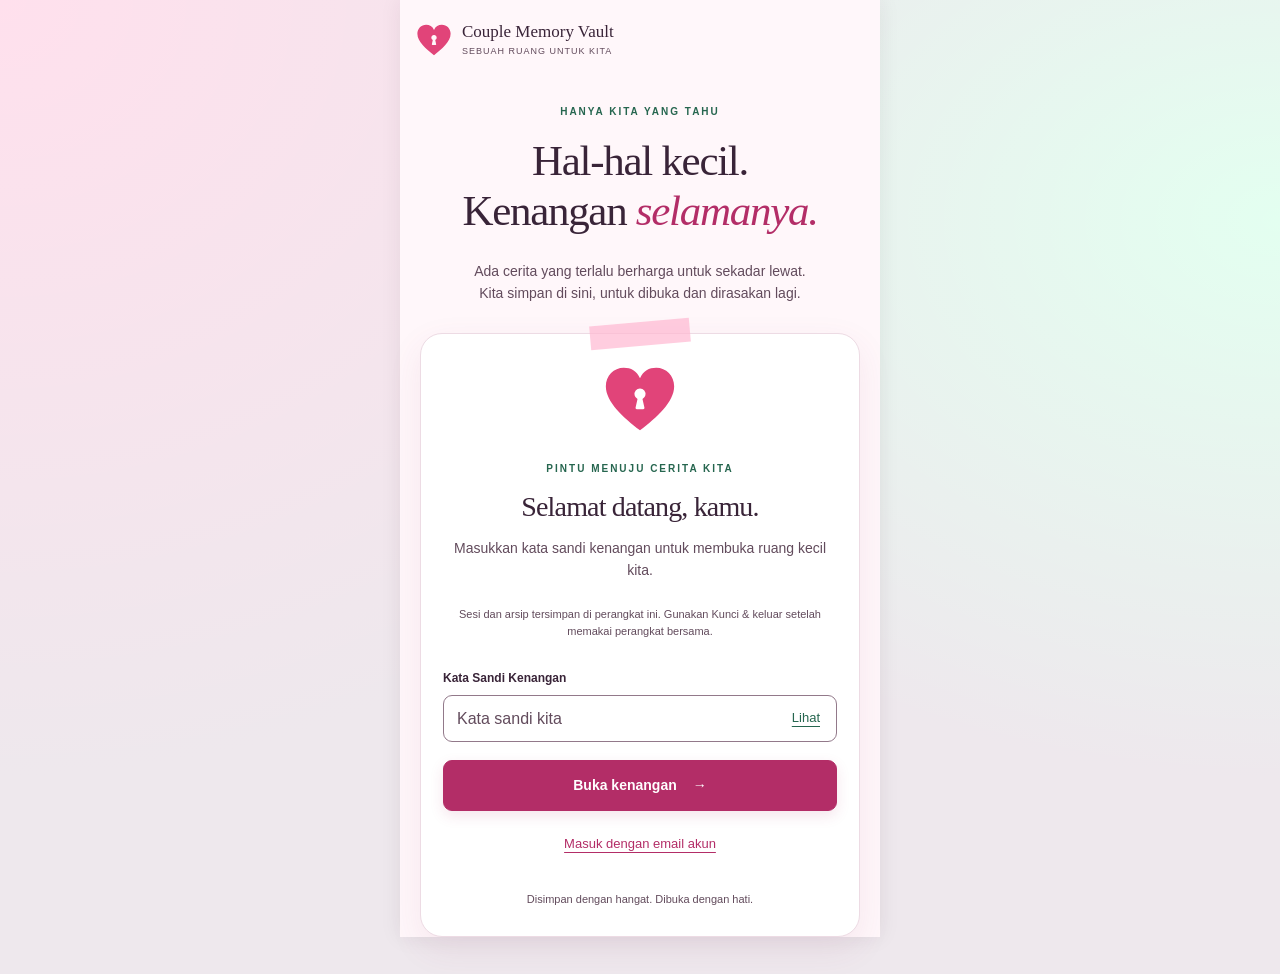
<file: index.html>
<!doctype html>
<html lang="id">
  <head>
    <base href="./" />
    <meta name="cmv-build" content="v6-hidden-keyhole-1" />
    <meta charset="utf-8" />
    <meta
      name="viewport"
      content="width=device-width, initial-scale=1, viewport-fit=cover"
    />
    <meta name="theme-color" content="#fff7fa" />
    <meta name="color-scheme" content="light" />
    <meta
      name="description"
      content="Ruang kecil untuk menyimpan cerita, impian, dan kenangan kita berdua."
    />
    <meta name="referrer" content="strict-origin-when-cross-origin" />
    <meta name="apple-mobile-web-app-capable" content="yes" />
    <meta name="application-name" content="Couple Memory Vault" />
    <meta name="apple-mobile-web-app-title" content="Cerita Kita" />
    <meta name="apple-mobile-web-app-status-bar-style" content="default" />
    <meta
      http-equiv="Content-Security-Policy"
      content="default-src 'self'; script-src 'self'; style-src 'self' 'unsafe-inline'; img-src 'self' blob: data: https://tile.openstreetmap.org; media-src 'self' blob:; connect-src 'self' https://*.supabase.co wss://*.supabase.co; font-src 'self'; object-src 'none'; base-uri 'self'; form-action 'self'; upgrade-insecure-requests"
    />
    <title>Utama · Couple Memory Vault</title>
    <link rel="icon" type="image/png" sizes="16x16" href="./icons/hidden-keyhole-favicon-16.png" />
    <link rel="icon" type="image/png" sizes="32x32" href="./icons/hidden-keyhole-favicon-32.png" />
    <link rel="icon" type="image/png" sizes="64x64" href="./icons/hidden-keyhole-favicon-64.png" />
    <link rel="icon" type="image/svg+xml" sizes="any" href="./icons/hidden-keyhole.svg" />
    <link rel="apple-touch-icon" sizes="180x180" href="./icons/hidden-keyhole-apple-180.png" />
    <link rel="manifest" href="./manifest.json" />
    <link rel="stylesheet" href="./style.css" />
    <link rel="stylesheet" href="./vendor/leaflet.css" />
    <script defer src="./vendor/supabase.js"></script>
    <script defer src="./vendor/leaflet.js"></script>
    <script defer src="./supabase-config.js"></script>
    <script defer src="./offline.js"></script>
    <script defer src="./router.js"></script>
  </head>
  <body data-page="utama" data-nav-labels="visible">
    <div class="viewport-shell">
    <section id="boot-status" class="brand-splash" aria-labelledby="boot-title">
      <div class="splash-logo" aria-hidden="true"><svg xmlns="http://www.w3.org/2000/svg" class="brand-mark" viewBox="48 48 416 416" width="40" height="40" aria-hidden="true" focusable="false">
  <path fill="#e14479" fill-rule="evenodd" d="M256 140C238 97 205 80 165 80C109 80 64 125 64 184C64 273 163 360 256 432C349 360 448 273 448 184C448 125 403 80 347 80C307 80 274 97 256 140Z M242 255.659A31 31 0 1 1 270 255.659L281 305Q282 313 274 313H238Q230 313 231 305Z" />
</svg></div>
      <h1 id="boot-title">Couple Memory Vault</h1>
      <p id="boot-message" role="status" aria-live="polite">Menyiapkan halaman cerita kita…</p>
      <button id="boot-retry" class="button" type="button" hidden>
        Coba lagi
      </button>
      <noscript>Aktifkan JavaScript untuk membuka kenangan.</noscript>
    </section>
    <a class="skip-link" href="#content" data-skip inert>Langsung ke isi</a>
    <header class="site-header" inert>
      <button
        class="brand"
        type="button"
        data-admin-unlock
        aria-label="Couple Memory Vault; ketuk cepat tiga kali untuk masuk sebagai Admin"
      >
        <span class="brand-icon" aria-hidden="true"><svg xmlns="http://www.w3.org/2000/svg" class="brand-mark" viewBox="48 48 416 416" width="40" height="40" aria-hidden="true" focusable="false">
  <path fill="#e14479" fill-rule="evenodd" d="M256 140C238 97 205 80 165 80C109 80 64 125 64 184C64 273 163 360 256 432C349 360 448 273 448 184C448 125 403 80 347 80C307 80 274 97 256 140Z M242 255.659A31 31 0 1 1 270 255.659L281 305Q282 313 274 313H238Q230 313 231 305Z" />
</svg></span>
        <span>Couple Memory Vault<small>SEBUAH RUANG UNTUK KITA</small></span>
      </button>
      <div class="header-actions">
        <button id="sync-indicator" class="icon-button sync-indicator"
          type="button" aria-label="Buka status sinkronisasi dan draf"
          aria-haspopup="dialog" aria-controls="sync-dialog"
          title="Status sinkronisasi dan draf" data-status="online" hidden>
          <svg viewBox="0 0 24 24" width="24" height="24" fill="none"
            stroke="currentColor" stroke-width="1.7" stroke-linecap="round"
            stroke-linejoin="round" aria-hidden="true" focusable="false">
            <path d="M6 18a4 4 0 0 1-.8-7.9A7 7 0 0 1 18.7 9a4.5 4.5 0 0 1-.2 9H6Z" />
            <path class="cloud-slash" d="m3 3 18 18" />
          </svg>
          <span class="sync-dot" aria-hidden="true"></span>
        </button>
        <button
          id="lock-button"
          class="icon-button"
          type="button"
          title="Kunci dan keluar"
          aria-label="Kunci dan keluar"
          hidden
        >
          ↪
        </button>
      </div>
    </header>

    <main id="content" inert>
      <section
        id="lock-screen"
        class="lock-layout"
        aria-labelledby="lock-heading"
      >
        <div class="lock-intro">
          <p class="eyebrow">HANYA KITA YANG TAHU</p>
          <h1 id="lock-heading">
            Hal-hal kecil.<br />Kenangan <em>selamanya.</em>
          </h1>
          <p class="intro-copy">
            Ada cerita yang terlalu berharga untuk sekadar lewat. Kita simpan di
            sini, untuk dibuka dan dirasakan lagi.
          </p>
          <div class="keepsake-art" aria-hidden="true">
            <div class="paper-note">
              Untuk kita,<br />dan semua hari<br />yang akan datang.<span
                >♡</span
              >
            </div>
            <div class="postage">DENGAN<br />SEPENUH<br />HATI</div>
            <span class="scribble">satu cerita, dua hati</span>
          </div>
        </div>
        <div class="lock-card paper">
          <div class="lock-emblem" aria-hidden="true"><svg xmlns="http://www.w3.org/2000/svg" class="brand-mark" viewBox="48 48 416 416" width="40" height="40" aria-hidden="true" focusable="false">
  <path fill="#e14479" fill-rule="evenodd" d="M256 140C238 97 205 80 165 80C109 80 64 125 64 184C64 273 163 360 256 432C349 360 448 273 448 184C448 125 403 80 347 80C307 80 274 97 256 140Z M242 255.659A31 31 0 1 1 270 255.659L281 305Q282 313 274 313H238Q230 313 231 305Z" />
</svg></div>
          <p class="eyebrow">PINTU MENUJU CERITA KITA</p>
          <h2>Selamat datang, kamu.</h2>
          <p>Masukkan kata sandi kenangan untuk membuka ruang kecil kita.</p>
          <p class="tiny muted">
            Sesi dan arsip tersimpan di perangkat ini. Gunakan Kunci &amp;
            keluar setelah memakai perangkat bersama.
          </p>
          <form id="viewer-login-form" novalidate>
            <label for="viewer-password">Kata Sandi Kenangan</label>
            <div class="password-field">
              <input
                id="viewer-password"
                name="password"
                type="password"
                required
                autocomplete="current-password"
                maxlength="256"
                placeholder="Kata sandi kita"
              /><button
                type="button"
                id="toggle-password"
                class="text-button"
                aria-pressed="false"
                aria-label="Tampilkan kata sandi"
              >
                Lihat
              </button>
            </div>
            <button class="button full" type="submit">
              Buka kenangan <span aria-hidden="true">→</span>
            </button>
            <p
              id="login-message"
              class="form-message"
              role="status"
              aria-live="polite"
            ></p>
          </form>
          <button
            id="email-login-open"
            class="text-button email-login"
            type="button"
          >
            Masuk dengan email akun
          </button>
          <p class="tiny muted">Disimpan dengan hangat. Dibuka dengan hati.</p>
        </div>
      </section>

      <div id="app-screen" class="app-shell" hidden>
        <nav class="section-nav" aria-label="Halaman cerita kita">
          <a data-route="utama" href="./" aria-label="Buka halaman Utama" title="Utama">
            <svg xmlns="http://www.w3.org/2000/svg" class="nav-icon" viewBox="0 0 24 24" width="22" height="22" fill="none" stroke="currentColor" stroke-width="2.2" stroke-linecap="round" stroke-linejoin="round" aria-hidden="true" focusable="false">
  <path d="m3 10 9-7 9 7v9a2 2 0 0 1-2 2h-4v-7H9v7H5a2 2 0 0 1-2-2Z" />
</svg><span class="nav-label">Utama</span>
          </a>
          <a data-route="kenangan" href="./kenangan/" aria-label="Buka halaman Kenangan" title="Kenangan">
            <svg xmlns="http://www.w3.org/2000/svg" class="nav-icon" viewBox="0 0 24 24" width="22" height="22" fill="none" stroke="currentColor" stroke-width="2.2" stroke-linecap="round" stroke-linejoin="round" aria-hidden="true" focusable="false">
  <path d="M6 6H4a2 2 0 0 0-2 2v12a2 2 0 0 0 2 2h12a2 2 0 0 0 2-2v-2" />
  <rect x="6" y="2" width="16" height="16" rx="2.5" />
  <circle cx="11" cy="7" r="1" fill="currentColor" stroke="none" />
  <path d="m7 15 4-4 3 3 3-3 4 4" />
</svg><span class="nav-label">Kenangan</span>
          </a>
          <a data-route="jurnal" href="./jurnal/" aria-label="Buka halaman Jurnal" title="Jurnal">
            <svg xmlns="http://www.w3.org/2000/svg" class="nav-icon" viewBox="0 0 24 24" width="22" height="22" fill="none" stroke="currentColor" stroke-width="2.2" stroke-linecap="round" stroke-linejoin="round" aria-hidden="true" focusable="false">
  <rect x="5" y="3" width="15" height="18" rx="2.5" />
  <path d="M8 3v18M2.5 7H6M2.5 12H6M2.5 17H6M11 8h6M11 12h4" />
</svg><span class="nav-label">Jurnal</span>
          </a>
          <a data-route="impian" href="./impian/" aria-label="Buka halaman Impian" title="Impian">
            <svg xmlns="http://www.w3.org/2000/svg" class="nav-icon" viewBox="0 0 24 24" width="22" height="22" fill="none" stroke="currentColor" stroke-width="2.2" stroke-linecap="round" stroke-linejoin="round" aria-hidden="true" focusable="false">
  <path d="m12 3 2.8 5.7 6.3.9-4.6 4.5 1.1 6.3-5.6-3-5.6 3 1.1-6.3-4.6-4.5 6.3-.9Z" />
</svg><span class="nav-label">Impian</span>
          </a>
          <a data-route="surat" href="./surat/" aria-label="Buka halaman Surat" title="Surat">
            <svg xmlns="http://www.w3.org/2000/svg" class="nav-icon" viewBox="0 0 24 24" width="22" height="22" fill="none" stroke="currentColor" stroke-width="2.2" stroke-linecap="round" stroke-linejoin="round" aria-hidden="true" focusable="false">
  <rect x="2.5" y="5" width="19" height="14" rx="3" />
  <path d="m3.5 7 7.1 5.2a2.3 2.3 0 0 0 2.8 0L20.5 7" />
</svg><span class="nav-label">Surat</span>
          </a>
        </nav>
        <section class="music-player paper" aria-label="Pemutar musik bersama">
          <span class="music-cover" aria-hidden="true">♫</span>
          <div class="music-track-field">
            <label for="music-track">LAGU UNTUK KITA</label>
            <select id="music-track" disabled>
              <option value="">Belum ada lagu</option>
            </select>
          </div>
          <div class="music-transport">
            <button
              id="music-previous"
              class="icon-button"
              type="button"
              aria-label="Lagu sebelumnya"
              disabled
            >
              ‹
            </button>
            <button
              id="music-toggle"
              class="icon-button music-play"
              type="button"
              aria-label="Putar musik"
              aria-pressed="false"
              disabled
            >
              ▷
            </button>
            <button
              id="music-next"
              class="icon-button"
              type="button"
              aria-label="Lagu berikutnya"
              disabled
            >
              ›
            </button>
          </div>
          <div class="music-volume-field">
            <label for="music-volume"
              >Volume
              <output id="music-volume-value" for="music-volume"
                >35%</output
              ></label
            >
            <input
              id="music-volume"
              type="range"
              min="0"
              max="1"
              step="0.05"
              value="0.35"
            />
          </div>
        </section>
        <p id="app-message" class="form-message" role="status"></p>
        <p
          id="route-status"
          class="sr-only"
          role="status"
          aria-live="polite"
        ></p>
        <div id="page-outlet">
          <div id="route-view" class="route-view" data-page="utama">
            <section class="hero paper" aria-labelledby="couple-names">
  <div class="floating-hearts" aria-hidden="true">
    <span>♡</span><span>♡</span><span>✧</span>
  </div>
  <div>
    <p class="eyebrow">ALBUM YANG TERUS BERTUMBUH</p>
    <h1 id="couple-names">Kita berdua</h1>
    <p>Rumah untuk semua cerita kecil kita.</p>
    <div class="hero-actions">
      <button id="surprise-button" class="button" type="button">
        ✧ Surprise Me</button
      ><button
        id="music-button"
        class="button ghost"
        type="button"
        aria-pressed="false"
      >
        ♫ Putar musik
      </button>
    </div>
    <p id="music-note" class="tiny muted"></p>
  </div>
  <div class="time-cards">
    <div class="time-card">
      <span class="eyebrow">SUDAH SEJAUH INI</span
      ><strong id="relationship-days">—</strong
      ><span id="relationship-detail">Tanggal jadian belum diatur.</span>
    </div>
    <section
      class="time-card event-card mini-calendar"
      aria-labelledby="calendar-heading"
    >
      <div class="calendar-header">
        <span id="calendar-heading" class="eyebrow">KALENDER KITA</span
        ><button id="calendar-add" class="text-button" type="button">
          + Rencana
        </button>
      </div>
      <div class="calendar-header">
        <button
          id="calendar-prev"
          class="icon-button"
          type="button"
          aria-label="Bulan sebelumnya"
        >
          ‹</button
        ><strong id="calendar-month" aria-live="polite"></strong
        ><button
          id="calendar-next"
          class="icon-button"
          type="button"
          aria-label="Bulan berikutnya"
        >
          ›
        </button>
      </div>
      <div class="calendar-weekdays" aria-hidden="true">
        <span>Sen</span><span>Sel</span><span>Rab</span><span>Kam</span
        ><span>Jum</span><span>Sab</span><span>Min</span>
      </div>
      <div
        id="calendar-days"
        class="calendar-days"
        aria-label="Pilih tanggal"
      ></div>
      <p id="calendar-selected" class="tiny muted"></p>
      <div id="calendar-agenda" class="calendar-agenda"></div>
      <div class="legacy-event">
        <span id="event-name" class="eyebrow">HARI YANG DINANTI</span
        ><strong id="event-countdown">Belum ada rencana</strong
        ><span id="event-detail">Masih banyak hal indah menanti.</span>
      </div>
    </section>
  </div>
</section>
<div class="album-links" aria-label="Buka album kita">
  <a class="paper album-link" data-route="kenangan" href="./kenangan/"
    ><span aria-hidden="true">▧</span>
    <h2>Rak kenangan</h2>
    <p>Foto, video, dan tempat yang menyimpan cerita.</p>
    <span class="tiny">Buka album →</span></a
  >
  <a class="paper album-link" data-route="jurnal" href="./jurnal/"
    ><span aria-hidden="true">✎</span>
    <h2>Jurnal harian</h2>
    <p>Tulis hari ini. Simpan untuk dikenang nanti.</p>
    <span class="tiny">Tulis cerita →</span></a
  >
  <a class="paper album-link" data-route="impian" href="./impian/"
    ><span aria-hidden="true">✧</span>
    <h2>Impian kita</h2>
    <p>Langkah kecil menuju hal-hal yang kita nantikan.</p>
    <span class="tiny">Lihat impian →</span></a
  >
  <a class="paper album-link" data-route="surat" href="./surat/"
    ><span aria-hidden="true">♡</span>
    <h2>Surat cinta</h2>
    <p>Ada kata-kata yang hanya ditujukan untukmu.</p>
    <span class="tiny">Buka surat →</span></a
  >
</div>

          </div>
        </div>
        <button id="admin-open" class="add-fab" type="button"
          aria-label="Tambah kenangan, impian, atau surat"
          aria-haspopup="dialog" aria-controls="admin-dialog"
          title="Tambah cerita" hidden>
          <span aria-hidden="true">+</span>
        </button>
        <footer class="site-footer">
          <span class="footer-mark" aria-hidden="true"><svg xmlns="http://www.w3.org/2000/svg" class="brand-mark" viewBox="48 48 416 416" width="40" height="40" aria-hidden="true" focusable="false">
  <path fill="#e14479" fill-rule="evenodd" d="M256 140C238 97 205 80 165 80C109 80 64 125 64 184C64 273 163 360 256 432C349 360 448 273 448 184C448 125 403 80 347 80C307 80 274 97 256 140Z M242 255.659A31 31 0 1 1 270 255.659L281 305Q282 313 274 313H238Q230 313 231 305Z" />
</svg></span> Beberapa hal layak disimpan
          selamanya.
          <p id="install-help" class="tiny">
            Di iPhone: buka lewat Safari → Bagikan → Tambah ke Layar Utama.
          </p>
        </footer>
      </div>
    </main>
    </div>

    <dialog id="sync-dialog" aria-labelledby="sync-heading">
      <div class="dialog-body">
        <button class="dialog-close icon-button" type="button"
          data-close="sync-dialog" aria-label="Tutup status sinkronisasi">×</button>
        <h2 id="sync-heading">Cerita tetap tersimpan</h2>
        <p id="sync-status" class="muted" role="status" aria-live="polite"
          aria-atomic="true">Memeriksa perubahan…</p>
        <div class="inline-actions">
          <button id="sync-now" type="button" class="button small">Sinkronkan</button>
          <button id="drafts-open" type="button" class="button small ghost">Draf &amp; antrean</button>
        </div>
        <button id="install-button" class="text-button" type="button" hidden>Pasang di HP</button>
        <div class="book-settings">
          <h3>Buku kenangan kita</h3>
          <p class="tiny muted">Simpan foto dan jurnal menjadi buku PDF yang bisa dicetak.</p>
          <button id="book-open" class="button small ghost" type="button">Cetak Kenanganku</button>
        </div>
        <details id="audio-library" class="navigation-preferences">
          <summary>Atur audio lama</summary>
          <p class="tiny muted">Tandai rekaman pribadi sebagai Pesan Suara agar masuk ke Rak Kenangan. Lagu tetap menemani di pemutar musik.</p>
          <div id="audio-library-list"></div>
          <div class="inline-actions">
            <button id="audio-previous" class="text-button" type="button" disabled>Sebelumnya</button>
            <button id="audio-next" class="text-button" type="button" disabled>Berikutnya</button>
          </div>
          <p id="audio-library-status" class="tiny muted" role="status"></p>
        </details>
        <details class="navigation-preferences">
          <summary>Tampilan navigasi</summary>
          <label class="check-label" for="nav-labels-toggle">
            <input id="nav-labels-toggle" type="checkbox" checked
              aria-describedby="nav-labels-help" />
            Tampilkan nama menu
          </label>
          <p id="nav-labels-help" class="tiny muted">Matikan untuk memakai ikon saja.</p>
        </details>
        <div id="update-banner" hidden>
          <p>Versi baru siap. Simpan tulisanmu sebelum memuat ulang.</p>
          <button id="update-button" class="button small" type="button">Muat ulang</button>
        </div>
      </div>
    </dialog>

    <dialog id="review-dialog" class="review-dialog" aria-labelledby="review-heading">
      <div class="review-top">
        <h2 id="review-heading" class="sr-only">Perjalanan kita setahun ini</h2>
        <p id="review-progress" class="tiny" role="status"></p>
        <button class="icon-button" type="button" data-close="review-dialog" aria-label="Tutup kilas balik">×</button>
      </div>
      <div id="review-slide" class="review-slide" tabindex="0" aria-label="Cerita saat ini; gunakan panah kanan atau kiri untuk berpindah"></div>
      <div class="review-bottom">
        <button id="review-previous" class="button small ghost" type="button" aria-label="Cerita sebelumnya">← Sebelumnya</button>
        <button id="review-next" class="button small" type="button" aria-label="Cerita berikutnya">Berikutnya →</button>
      </div>
    </dialog>
    <dialog id="book-dialog" aria-labelledby="book-heading">
      <div class="dialog-body">
        <button class="dialog-close icon-button" type="button" data-close="book-dialog" aria-label="Tutup buku kenangan">×</button>
        <p class="eyebrow">UNTUK DISIMPAN SELAMANYA</p>
        <h2 id="book-heading">Buku kenangan kita</h2>
        <p class="tiny muted">Foto dan jurnal dalam PDF ukuran A4. Pilih sampai 60 catatan per buku; perkecil rentang tanggal untuk buku berikutnya.</p>
        <form id="book-form" novalidate>
          <label for="book-from">Dari tanggal</label><input id="book-from" type="date" required />
          <label for="book-to">Sampai tanggal</label><input id="book-to" type="date" required />
          <button id="book-create" class="button" type="submit">Buat PDF</button>
        </form>
        <button id="book-cancel" class="text-button" type="button" hidden>Batalkan pembuatan</button>
        <p id="book-status" class="form-message" role="status"></p>
        <a id="book-download" class="button small" download="Buku-Kenangan.pdf" hidden>Unduh Buku Kenangan.pdf</a>
      </div>
    </dialog>
    <dialog id="admin-login-dialog" aria-labelledby="admin-login-heading">
      <div class="dialog-body">
        <button
          class="dialog-close icon-button"
          type="button"
          data-close="admin-login-dialog"
          aria-label="Tutup"
        >
          ×
        </button>
        <p class="eyebrow">DI BALIK CERITA KITA</p>
        <h2 id="admin-login-heading">Masuk ke ruang kita</h2>
        <form id="admin-login-form" novalidate>
          <label for="admin-email">Email akunmu</label
          ><input
            id="admin-email"
            name="email"
            type="email"
            required
            autocomplete="username"
          /><label for="admin-password">Kata sandi akunmu</label
          ><input
            id="admin-password"
            name="password"
            type="password"
            required
            autocomplete="current-password"
            maxlength="256"
          /><button class="button full" type="submit">Masuk</button>
          <p id="admin-login-message" class="form-message" role="status"></p>
        </form>
      </div>
    </dialog>

    <dialog
      id="admin-dialog"
      class="admin-dialog"
      aria-labelledby="admin-heading"
    >
      <div class="dialog-body">
        <button
          class="dialog-close icon-button"
          type="button"
          data-close="admin-dialog"
          aria-label="Tutup ruang bersama"
        >
          ×
        </button>
        <p class="eyebrow">RAWAT CERITA KITA</p>
        <h2 id="admin-heading">Tambah cerita kita</h2>
        <p id="member-role" class="muted tiny"></p>
        <details class="admin-section" open>
          <summary>01 · Simpan kenangan baru</summary>
          <form id="upload-form" novalidate>
            <label for="memory-file">Foto, video, atau pesan suara</label
            ><input
              id="memory-file"
              name="file"
              type="file"
              accept="image/jpeg,image/png,image/webp,image/gif,video/mp4,video/webm,video/quicktime,audio/mpeg,audio/mp4,audio/ogg,audio/wav,audio/x-wav,audio/webm"
              required
            />
            <p class="tiny muted">
              Maksimal 25 MB per file. Untuk video di HP, MP4 H.264 paling mudah
              diputar.
            </p>
            <div id="upload-preview" class="upload-preview" hidden></div>
            <div class="inline-actions record-actions">
              <button id="voice-record" type="button" class="button small ghost">Rekam pesan suara</button>
              <button id="voice-stop" type="button" class="button small" hidden>Selesai merekam</button>
            </div>
            <p id="voice-status" class="tiny muted" role="status"></p>
            <div id="audio-purpose-wrap" hidden>
              <label for="memory-audio-purpose">Simpan audio sebagai</label>
              <select id="memory-audio-purpose" name="audio-purpose">
                <option value="voice_note">Pesan Suara di Rak Kenangan</option>
                <option value="music">Lagu di pemutar musik</option>
              </select>
            </div>
            <label for="memory-title">Judul kenangan</label
            ><input
              id="memory-title"
              name="title"
              maxlength="120"
              required
              placeholder="Sore yang tidak ingin selesai"
            /><label for="memory-caption">Caption</label
            ><textarea
              id="memory-caption"
              name="caption"
              rows="3"
              maxlength="5000"
              placeholder="Apa yang ingin kamu ingat dari hari itu?"
            ></textarea>
            <label for="memory-tags">Label kenangan (opsional)</label>
            <input id="memory-tags" name="tags" maxlength="270" placeholder="#Liburan #UlangTahun" aria-describedby="memory-tags-help" />
            <p id="memory-tags-help" class="tiny muted">Pisahkan dengan spasi atau koma. Maksimal 8 label.</p>
            <div id="upload-tag-chips" class="tag-strip" aria-label="Label unggahan"></div>
            <div class="tag-strip" aria-label="Saran label">
              <button type="button" class="filter-chip" data-add-tag="liburan">#Liburan</button>
              <button type="button" class="filter-chip" data-add-tag="ulangtahun">#UlangTahun</button>
              <button type="button" class="filter-chip" data-add-tag="keseharian">#Keseharian</button>
            </div>
            <div class="form-grid">
              <div>
                <label for="memory-date">Tanggal kenangan</label
                ><input id="memory-date" name="date" type="date" required />
              </div>
              <div>
                <label for="memory-unlock">Buka kapsul pada (opsional)</label
                ><input
                  id="memory-unlock"
                  name="unlock"
                  type="datetime-local"
                />
              </div>
            </div>
            <p class="tiny muted">
              Kosongkan tanggal buka agar langsung terlihat. Jam input mengikuti
              zona waktu perangkatmu. Pembuat kapsul dan Admin bisa melihat
              isinya kapan saja.
            </p>
            <fieldset class="location-fields">
              <legend>Lokasi kenangan (opsional)</legend>
              <label class="check-label"><input id="memory-exif" type="checkbox" checked /> Gunakan lokasi yang tersimpan di foto</label>
              <p id="exif-status" class="tiny muted" role="status">Koordinat akan diisi jika foto memiliki metadata GPS. Kamu bisa mengubah atau mengosongkannya.</p>
              <label for="memory-place">Nama tempat</label
              ><input
                id="memory-place"
                maxlength="120"
                placeholder="Misalnya: Taman Menteng"
              />
              <div class="form-grid">
                <div>
                  <label for="memory-lat">Lintang</label
                  ><input
                    id="memory-lat"
                    type="number"
                    step="any"
                    min="-90"
                    max="90"
                    placeholder="-6.20"
                  />
                </div>
                <div>
                  <label for="memory-lng">Bujur</label
                  ><input
                    id="memory-lng"
                    type="number"
                    step="any"
                    min="-180"
                    max="180"
                    placeholder="106.85"
                  />
                </div>
              </div>
              <div class="inline-actions">
                <button
                  type="button"
                  id="location-pick"
                  class="button small ghost"
                >
                  Pilih di peta</button
                ><button
                  type="button"
                  id="location-current"
                  class="text-button"
                >
                  Lokasi sekarang</button
                ><button type="button" id="location-clear" class="text-button">
                  Kosongkan
                </button>
              </div>
              <p class="tiny muted">
                Lokasi perangkat hanya diambil ketika tombolnya ditekan.
              </p>
            </fieldset>
            <button class="button" type="submit">Simpan kenangan</button
            ><progress
              id="upload-progress"
              aria-label="Sedang menyimpan kenangan"
              hidden
            ></progress>
            <p id="upload-message" class="form-message" role="status"></p>
          </form>
        </details>
        <details class="admin-section">
          <summary>02 · Tambah impian bersama</summary>
          <form id="bucket-form" novalidate>
            <label for="bucket-title">Apa yang ingin kita wujudkan?</label
            ><input
              id="bucket-title"
              name="title"
              maxlength="180"
              required
              placeholder="Melihat matahari terbit di pantai"
            /><button class="button small" type="submit">
              Tambahkan impian
            </button>
            <p id="bucket-message" class="form-message" role="status"></p>
          </form>
        </details>
        <details class="admin-section">
          <summary>03 · Tulis surat cinta</summary>
          <form id="letter-form" novalidate>
            <label for="letter-title">Judul surat</label
            ><input
              id="letter-title"
              name="title"
              maxlength="120"
              required
              placeholder="Untuk kamu, yang selalu kupilih"
            /><label for="letter-body">Isi surat</label
            ><textarea
              id="letter-body"
              name="body"
              rows="8"
              maxlength="20000"
              required
              placeholder="Hai, sayang…"
            ></textarea>
            <div class="capsule-options">
              <label class="check-label"
                ><input id="letter-capsule" type="checkbox" /> Jadikan kapsul
                waktu</label
              >
              <div id="letter-unlock-wrap" hidden>
                <label for="letter-unlock">Buka pada tanggal &amp; jam</label
                ><input
                  id="letter-unlock"
                  name="unlock"
                  type="datetime-local"
                />
                <p class="tiny muted">
                  Jam mengikuti perangkatmu. Setelah terkirim, isi terkunci
                  untuk kalian berdua sampai waktunya tiba.
                </p>
              </div>
            </div>
            <p class="tiny muted">
              Tulisan otomatis disimpan sebagai draf di perangkat ini.
            </p>
            <button class="button small" type="submit">
              Simpan surat cinta
            </button>
            <p id="letter-message" class="form-message" role="status"></p>
          </form>
        </details>
        <details
          id="settings-section"
          class="admin-section"
          data-admin-only
          hidden
        >
          <summary>Pengaturan Admin · Nama, waktu, dan musik</summary>
          <form id="settings-form" novalidate>
            <label for="settings-names">Nama kalian</label
            ><input
              id="settings-names"
              name="names"
              maxlength="100"
              required
              placeholder="Namamu & Nama pasangan"
            /><label for="settings-start">Mulai bersama (opsional)</label
            ><input
              id="settings-start"
              name="start"
              type="datetime-local"
            /><label for="settings-timezone"
              >Zona waktu jurnal dan tampilan tanggal</label
            ><select id="settings-timezone" name="timezone">
              <option value="Asia/Jakarta">WIB · Asia/Jakarta</option>
              <option value="Asia/Makassar">WITA · Asia/Makassar</option>
              <option value="Asia/Jayapura">WIT · Asia/Jayapura</option>
              <option value="UTC">UTC</option></select
            ><label for="settings-event">Nama hari spesial</label
            ><input
              id="settings-event"
              name="event"
              maxlength="120"
              placeholder="Liburan kecil kita"
            /><label for="settings-event-at">Tanggal dan jam hari spesial</label
            ><input
              id="settings-event-at"
              name="eventAt"
              type="datetime-local"
            /><label for="settings-music">Lagu awal</label
            ><select id="settings-music" name="music">
              <option value="">Tanpa musik</option>
            </select>
            <p class="tiny muted">
              Pilih "Lagu di pemutar musik" saat mengunggah. Pilihan di sini berisi lagu
              yang sudah terbuka. Musik diputar setelah tombolnya ditekan. Semua
              input jam mengikuti zona perangkat.
            </p>
            <button class="button small" type="submit">
              Simpan pengaturan
            </button>
            <p id="settings-message" class="form-message" role="status"></p>
          </form>
        </details>
        <details id="inbox-details" class="admin-section">
          <summary>04 · Pesan dan jurnal kita</summary>
          <button id="inbox-refresh" class="button small ghost" type="button">
            Muat ulang
          </button>
          <p id="inbox-message" class="form-message" role="status"></p>
          <h3>Percakapan kita</h3>
          <div id="admin-replies"></div>
          <button id="more-replies" class="text-button" type="button" hidden>
            Pesan sebelumnya
          </button>
          <h3>Jurnal harian</h3>
          <div id="admin-journals"></div>
          <button id="more-journals" class="text-button" type="button" hidden>
            Jurnal sebelumnya
          </button>
        </details>
      </div>
    </dialog>

    <dialog
      id="memory-dialog"
      class="lightbox"
      aria-labelledby="memory-view-title"
    >
      <div class="dialog-body">
        <button
          class="dialog-close icon-button"
          type="button"
          data-close="memory-dialog"
          aria-label="Tutup kenangan"
        >
          ×
        </button>
        <div id="memory-view-media" class="memory-view-media"></div>
        <div class="lightbox-copy">
          <p id="memory-view-date" class="eyebrow"></p>
          <h2 id="memory-view-title"></h2>
          <p id="memory-view-caption" class="preserve-lines"></p>
          <button id="memory-reply" class="button small" type="button" hidden>
            Balas kenangan ini
          </button>
          <button id="memory-location" class="button small ghost" type="button">
            ⌖ Lokasi
          </button>
          <button id="memory-favorite" class="button small ghost" type="button" aria-pressed="false">Jadikan favorit</button>
          <a id="memory-download" class="button small ghost" download hidden
            >Unduh file asli</a
          >
        </div>
      </div>
    </dialog>
    <dialog
      id="letter-dialog"
      class="letter-dialog"
      aria-labelledby="letter-view-title"
    >
      <article class="dialog-body">
        <button
          class="dialog-close icon-button"
          type="button"
          data-close="letter-dialog"
          aria-label="Tutup surat"
        >
          ×
        </button>
        <p class="eyebrow">SURAT YANG KUSIMPAN UNTUKMU</p>
        <h2 id="letter-view-title"></h2>
        <p id="letter-view-date" class="tiny muted"></p>
        <div id="letter-reactions"></div>
        <div id="letter-view-body" class="letter-body preserve-lines"></div>
        <p class="letter-signature">Dengan seluruh hatiku, ♡</p>
      </article>
    </dialog>
    <div id="toast" class="toast" aria-hidden="true" hidden></div>
    <div id="toast-announcement" class="sr-only" role="status"
      aria-live="polite" aria-atomic="true"></div>
    <audio id="background-music" preload="none"></audio>
    <dialog id="calendar-dialog" aria-labelledby="calendar-dialog-title">
      <div class="dialog-content">
        <button
          class="dialog-close"
          type="button"
          data-close="calendar-dialog"
          aria-label="Tutup kalender"
        >
          ×
        </button>
        <p class="eyebrow">WAKTU UNTUK KITA</p>
        <h2 id="calendar-dialog-title">Rencana bersama</h2>
        <form id="calendar-form" novalidate>
          <label for="calendar-title">Nama rencana</label
          ><input
            id="calendar-title"
            maxlength="120"
            required
            placeholder="Kencan kecil hari Sabtu"
          />
          <div class="form-grid">
            <div>
              <label for="calendar-date">Tanggal</label
              ><input id="calendar-date" type="date" required />
            </div>
            <div>
              <label for="calendar-time">Jam (opsional)</label
              ><input id="calendar-time" type="time" />
            </div>
          </div>
          <p id="calendar-timezone" class="tiny muted"></p>
          <label for="calendar-note">Catatan</label
          ><textarea
            id="calendar-note"
            maxlength="2000"
            rows="3"
            placeholder="Tempat bertemu, hal yang ingin dibawa…"
          ></textarea>
          <div class="inline-actions">
            <button type="submit" class="button small">Simpan rencana</button
            ><button
              id="calendar-delete"
              type="button"
              class="text-button"
              hidden
            >
              Hapus rencana
            </button>
          </div>
          <p id="calendar-message" class="form-message" role="status"></p>
        </form>
      </div>
    </dialog>
    <dialog id="location-dialog" aria-labelledby="location-heading">
      <div class="dialog-content">
        <button
          class="dialog-close"
          type="button"
          data-close="location-dialog"
          aria-label="Tutup peta"
        >
          ×
        </button>
        <h2 id="location-heading">Di mana cerita ini terjadi?</h2>
        <p class="tiny muted">
          Ketuk peta untuk memilih titik. Kamu juga bisa mengisi koordinat
          secara manual.
        </p>
        <div id="location-map" class="memory-map"></div>
        <p id="location-preview" class="tiny muted" role="status"></p>
        <form id="location-form" novalidate>
          <label for="location-label">Nama tempat</label
          ><input
            id="location-label"
            maxlength="120"
            placeholder="Tempat favorit kita"
          />
          <div class="form-grid">
            <div>
              <label for="location-lat">Lintang</label
              ><input
                id="location-lat"
                type="number"
                step="any"
                min="-90"
                max="90"
                required
              />
            </div>
            <div>
              <label for="location-lng">Bujur</label
              ><input
                id="location-lng"
                type="number"
                step="any"
                min="-180"
                max="180"
                required
              />
            </div>
          </div>
          <button id="location-use" type="submit" class="button small">
            Gunakan titik ini
          </button>
          <p id="location-message" class="form-message" role="status"></p>
        </form>
      </div>
    </dialog>
    <dialog id="drafts-dialog" aria-labelledby="drafts-heading">
      <div class="dialog-content">
        <button
          class="dialog-close"
          type="button"
          data-close="drafts-dialog"
          aria-label="Tutup draf"
        >
          ×
        </button>
        <h2 id="drafts-heading">Draf &amp; antrean kita</h2>
        <p class="tiny muted">
          Draf belum dibagikan. Antrean dikirim otomatis saat aplikasi terbuka
          dan koneksi kembali. Jangan hapus data browser sebelum tersinkron.
        </p>
        <div id="drafts-list"></div>
        <div id="queue-list"></div>
      </div>
    </dialog>
    <dialog id="confirm-dialog" aria-labelledby="confirm-heading">
      <div class="dialog-content">
        <h2 id="confirm-heading">Sebentar, ya…</h2>
        <p id="confirm-copy"></p>
        <div class="inline-actions">
          <button id="confirm-cancel" type="button" class="button ghost small">
            Kembali</button
          ><button id="confirm-ok" type="button" class="button small">
            Lanjutkan
          </button>
        </div>
      </div>
    </dialog>
    <noscript
      ><p class="banner">
        Aktifkan JavaScript untuk membuka Couple Memory Vault.
      </p></noscript
    >
  </body>
</html>
</file>
<file: style.css>
/* Couple Memory Vault · putih bersih, mawar cerah, dan hijau segar. */
:root {
  color-scheme: light;
  --paper: #fff7fa;
  --white: #ffffff;
  --ink: #392438;
  --muted: #624b5c;
  --sage: #def4e9;
  --olive: #26664f;
  --rose: #ffd3e3;
  --rose-dark: #b32d67;
  --gold: #885c2b;
  --line: #eddbe4;
  --danger: #a63e35;
  --radius: 22px;
  --shadow: 0 12px 34px #9b366516;
  --serif: Georgia, "Times New Roman", serif;
  --sans: Inter, -apple-system, BlinkMacSystemFont, "Segoe UI", sans-serif;
}
* {
  box-sizing: border-box;
}
html {
  scroll-behavior: smooth;
  scroll-padding-top: 100px;
}
body {
  margin: 0;
  color: var(--ink);
  font-family: var(--sans);
  background-color: var(--paper);
  background-image:
    radial-gradient(ellipse at 0% 0%, #ffe0ed 0%, transparent 50%),
    radial-gradient(ellipse at 100% 20%, #e3fff0 0%, transparent 45%);
  background-size: 100% 1100px;
  background-repeat: no-repeat;
  line-height: 1.6;
}
button,
input,
textarea,
select {
  font: inherit;
}
button,
a,
input,
textarea,
select {
  -webkit-tap-highlight-color: transparent;
}
button {
  cursor: pointer;
}
button:disabled {
  cursor: not-allowed;
  opacity: 0.55;
}
a {
  color: inherit;
}
button {
  color: inherit;
}
button:focus-visible,
a:focus-visible,
input:focus-visible,
textarea:focus-visible,
select:focus-visible,
summary:focus-visible {
  outline: 3px solid var(--rose-dark);
  outline-offset: 4px;
}
[hidden] {
  display: none !important;
}
h1,
h2,
h3,
p {
  margin: 0 0 14px;
}
h1,
h2,
h3 {
  font-family: var(--serif);
  font-weight: 400;
  line-height: 1.16;
  letter-spacing: -0.03em;
}
h1 {
  font-size: clamp(40px, 5.6vw, 76px);
}
h2 {
  font-size: clamp(27px, 3vw, 35px);
}
h3 {
  font-size: 24px;
}
h1 em {
  font-weight: 400;
  color: var(--rose-dark);
}
p {
  overflow-wrap: anywhere;
}
img,
video {
  max-width: 100%;
}
audio {
  max-width: 100%;
}
.muted {
  color: var(--muted);
}
.tiny {
  font-size: 12px;
}
.eyebrow {
  font: 600 10px/1.6 var(--sans);
  letter-spacing: 2px;
  color: var(--olive);
  text-transform: uppercase;
}
.paper {
  background: var(--white);
  border: 1px solid var(--line);
  border-radius: var(--radius);
  box-shadow: var(--shadow);
}
.sr-only {
  position: absolute;
  width: 1px;
  height: 1px;
  overflow: hidden;
  clip: rect(0, 0, 0, 0);
  white-space: nowrap;
}
.skip-link {
  position: fixed;
  top: -100px;
  left: 20px;
  z-index: 500;
  padding: 12px;
  background: var(--white);
}
.skip-link:focus {
  top: 12px;
}
.banner {
  padding: 10px 20px;
  background: #ffe2ed;
  text-align: center;
  font-size: 13px;
}
.site-header {
  max-width: 1280px;
  margin: auto;
  min-height: 96px;
  padding: 20px 42px;
  display: flex;
  align-items: center;
  justify-content: space-between;
  gap: 18px;
}
.brand {
  display: flex;
  align-items: center;
  gap: 12px;
  border: 0;
  padding: 0;
  background: transparent;
  text-align: left;
  user-select: none;
  touch-action: manipulation;
  font-family: var(--serif);
  font-size: 22px;
  line-height: 1.25;
}
.brand small {
  display: block;
  font: 8px/2 var(--sans);
  letter-spacing: 2px;
  margin-top: 2px;
  color: var(--muted);
}
.brand-icon {
  font: 40px/1 var(--serif);
  color: var(--rose-dark);
}
.header-actions {
  display: flex;
  gap: 10px;
  align-items: center;
}
.button {
  border: 1px solid var(--rose-dark);
  border-radius: 9px;
  padding: 13px 22px;
  min-height: 46px;
  background: var(--rose-dark);
  box-shadow: 0 5px 14px #b32d6720;
  color: var(--white);
  font-size: 14px;
  font-weight: 600;
  display: inline-flex;
  align-items: center;
  justify-content: center;
  gap: 16px;
  transition:
    background 0.15s,
    transform 0.15s;
}
.button:hover:enabled {
  background: #922050;
  transform: translateY(-1px);
}
.button.ghost {
  color: var(--olive);
  background: transparent;
  border-color: #95bfaa;
  box-shadow: none;
}
.button.ghost:hover:enabled {
  background: var(--sage);
}
.button.small {
  padding: 9px 14px;
  font-size: 12px;
  min-height: 42px;
}
.full {
  width: 100%;
}
.icon-button {
  display: inline-grid;
  place-items: center;
  border: 1px solid var(--line);
  background: var(--white);
  border-radius: 50%;
  width: 44px;
  min-width: 44px;
  height: 44px;
  font-size: 23px;
}
.text-button {
  border: 0;
  background: none;
  color: var(--olive);
  text-decoration: underline;
  text-underline-offset: 4px;
  padding: 8px 4px;
  font-size: 13px;
  min-height: 40px;
}
.lock-layout {
  max-width: 1196px;
  margin: 50px auto 70px;
  padding: 0 42px;
  display: grid;
  grid-template-columns: 1.2fr 1fr;
  gap: 90px;
  align-items: center;
}
.lock-intro h1 {
  margin: 16px 0 24px;
}
.intro-copy {
  font-size: 15px;
  color: var(--muted);
  max-width: 440px;
}
.lock-card {
  padding: 42px 36px;
  text-align: center;
  position: relative;
}
.lock-card:before {
  content: "";
  position: absolute;
  width: 100px;
  height: 24px;
  background: #ffb7d1b0;
  left: calc(50% - 50px);
  top: -12px;
  transform: rotate(-5deg);
}
.lock-card h2 {
  font-size: 31px;
}
.lock-card > p:not(.eyebrow) {
  font-size: 14px;
  color: var(--muted);
}
.lock-emblem {
  background: transparent;
  width: 74px;
  height: 74px;
  display: grid;
  place-items: center;
  margin: 0 auto 25px;
}
.lock-card form {
  text-align: left;
  margin-top: 28px;
}
.lock-card .tiny {
  margin: 24px 0 0;
  font-size: 11px !important;
}
.keepsake-art {
  height: 205px;
  position: relative;
  margin: 34px 10px 0 20px;
}
.paper-note {
  position: absolute;
  left: 0;
  top: 12px;
  background: #def5e9;
  border: 1px solid #b0dac6;
  padding: 20px 28px;
  width: 222px;
  font: italic 22px/1.4 var(--serif);
  transform: rotate(-6deg);
  box-shadow: 0 8px 20px #26725316;
}
.paper-note span {
  position: absolute;
  bottom: 14px;
  right: 20px;
  font-size: 34px;
  color: var(--rose-dark);
}
.postage {
  position: absolute;
  left: 240px;
  top: 30px;
  border: 3px double var(--gold);
  border-radius: 50%;
  width: 93px;
  height: 93px;
  display: grid;
  align-content: center;
  text-align: center;
  font: 9px/1.5 var(--sans);
  letter-spacing: 2px;
  color: var(--gold);
  transform: rotate(15deg);
}
.scribble {
  position: absolute;
  left: 240px;
  top: 147px;
  font: italic 18px var(--serif);
  color: var(--muted);
  transform: rotate(-8deg);
  white-space: nowrap;
}
label {
  display: block;
  font-size: 12px;
  font-weight: 600;
  margin: 16px 0 7px;
}
input,
textarea,
select {
  width: 100%;
  min-width: 0;
  border: 1px solid #d9b9cb;
  border-radius: 9px;
  background: #ffffff;
  color: var(--ink);
  padding: 11px 13px;
  font-size: 16px;
  line-height: 1.45;
}
textarea {
  resize: vertical;
  min-height: 110px;
}
input[type="file"] {
  font-size: 13px;
  padding: 10px;
}
input[type="file"]::file-selector-button {
  border: 0;
  border-radius: 5px;
  padding: 8px;
  background: var(--sage);
  color: var(--ink);
  margin-right: 10px;
}
.password-field {
  display: flex;
  align-items: center;
  position: relative;
}
.password-field input {
  padding-right: 65px;
}
.password-field button {
  position: absolute;
  right: 13px;
}
.password-field + .button {
  margin-top: 18px;
}
form > .button {
  margin-top: 14px;
}
.form-message {
  font-size: 13px;
  margin: 12px 0 0;
  min-height: 0;
  color: var(--olive);
}
.form-message:empty {
  display: none;
}
.form-message.error {
  color: var(--danger);
}
.app-shell {
  max-width: 1196px;
  margin: 20px auto 0;
  padding: 0 42px;
}
.hero {
  padding: 38px 40px;
  display: grid;
  grid-template-columns: 1.2fr 1fr;
  gap: 32px;
  background: linear-gradient(120deg, #ffe9f2 0%, #ffffff 58%, #e8fff2 100%);
  position: relative;
  overflow: hidden;
}
.hero h1 {
  font-size: clamp(35px, 4.5vw, 60px);
  overflow-wrap: anywhere;
}
.hero > div > p:not(.eyebrow) {
  color: var(--muted);
  font-size: 14px;
}
.hero-actions {
  display: flex;
  gap: 10px;
  flex-wrap: wrap;
  margin-top: 24px;
}
.hero #music-note {
  margin-top: 8px;
  margin-bottom: 0;
}
.time-cards {
  display: grid;
  grid-template-columns: 1fr 1fr;
  gap: 15px;
  align-items: center;
}
.time-card {
  padding: 24px 12px;
  text-align: center;
  border: 1px solid #a9d8c1;
  background: #def6e9;
  border-radius: 100px 100px 16px 16px;
  min-height: 195px;
  display: flex;
  flex-direction: column;
  justify-content: center;
  gap: 10px;
}
.time-card strong {
  font: 32px/1.2 var(--serif);
  letter-spacing: -1px;
}
.time-card > span:last-child {
  font-size: 11px;
  color: var(--muted);
}
.time-card .eyebrow {
  font-size: 8px;
  letter-spacing: 1px;
}
.event-card {
  background: #ffe0ed;
  border-color: #ecadc8;
  color: #922050;
}
.event-card strong {
  font-size: 22px;
}
.section-nav {
  display: flex;
  justify-content: center;
  gap: 32px;
  padding: 20px 0;
  border-bottom: 1px solid var(--line);
  margin-bottom: 44px;
}
.section-nav a {
  font-size: 13px;
  text-decoration: none;
  color: var(--muted);
  padding: 8px 0;
}
.section-nav a:hover {
  color: var(--ink);
}
.section-heading {
  display: flex;
  align-items: center;
  justify-content: space-between;
  gap: 18px;
  margin: 0 0 26px;
}
.section-heading h2 {
  margin: 0;
}
.section-heading .eyebrow {
  margin-bottom: 8px;
}
.gallery-controls {
  display: flex;
  gap: 12px;
  align-items: center;
}
.segmented {
  display: flex;
  border: 1px solid var(--line);
  border-radius: 9px;
  padding: 4px;
  background: #f9e8f0;
  gap: 2px;
}
.segmented button {
  border: 0;
  border-radius: 6px;
  background: transparent;
  padding: 9px 13px;
  font-size: 12px;
  min-height: 38px;
}
.segmented button[aria-pressed="true"] {
  background: var(--white);
  box-shadow: 0 1px 6px #00000008;
  color: var(--rose-dark);
  font-weight: 600;
}
.gallery.masonry {
  columns: 3;
  column-gap: 22px;
}
.memory-card {
  break-inside: avoid;
  margin: 0 0 24px;
  padding: 11px;
  background: var(--white);
  border: 1px solid var(--line);
  box-shadow: 0 6px 18px #9b366516;
  border-radius: 9px;
  position: relative;
}
.memory-open {
  display: block;
  width: 100%;
  border: 0;
  background: transparent;
  padding: 0;
  text-align: left;
}
.memory-visual {
  position: relative;
  min-height: 160px;
  background: #f5e8f2;
  overflow: hidden;
  display: grid;
  place-items: center;
  aspect-ratio: 4/3;
  border-radius: 5px;
}
.memory-card:nth-child(3n + 1) .memory-visual {
  aspect-ratio: 4/5;
}
.memory-visual img {
  width: 100%;
  height: 100%;
  object-fit: cover;
  display: block;
  position: absolute;
  inset: 0;
  transition: transform 0.4s;
}
.memory-open:hover img {
  transform: scale(1.04);
}
.media-symbol {
  font: 46px var(--serif);
  color: var(--olive);
}
.media-kind {
  position: absolute;
  top: 10px;
  left: 10px;
  background: #ffffffed;
  border-radius: 20px;
  padding: 4px 10px;
  font-size: 10px;
}
.memory-copy {
  padding: 15px 8px 8px;
}
.memory-copy h3 {
  font-size: 21px;
  margin-bottom: 7px;
  overflow-wrap: anywhere;
}
.memory-copy p {
  font-size: 12px;
  line-height: 1.6;
  color: var(--muted);
  margin-bottom: 8px;
  white-space: pre-line;
  display: -webkit-box;
  -webkit-line-clamp: 3;
  line-clamp: 3;
  -webkit-box-orient: vertical;
  overflow: hidden;
}
.memory-copy time {
  font-size: 10px;
  color: var(--gold);
}
.capsule .memory-visual {
  background: #fce9f4;
}
.capsule .memory-visual:before {
  content: "";
  position: absolute;
  width: 140px;
  height: 110px;
  background: linear-gradient(30deg, #c2afea, #ff91c2);
  filter: blur(23px);
  border-radius: 50%;
  transform: rotate(-20deg);
}
.capsule-icon {
  position: relative;
  display: grid;
  place-items: center;
  font-size: 30px;
  width: 65px;
  height: 65px;
  border-radius: 50%;
  background: #ffffffd9;
}
.capsule .memory-copy {
  text-align: center;
}
.capsule .memory-copy h3 {
  font-size: 20px;
}
.capsule-note {
  display: inline-block;
  font-size: 10px;
  background: var(--rose);
  color: #922050;
  padding: 3px 7px;
  border-radius: 5px;
  margin: 8px 0 0;
}
.gallery.timeline {
  position: relative;
  max-width: 760px;
  margin: 0 auto;
  padding-left: 34px;
  border-left: 1px solid #d9a5bf;
}
.timeline .memory-card {
  display: grid;
  grid-template-columns: 200px 1fr;
  border-radius: 9px;
  gap: 15px;
}
.timeline .memory-card:before {
  content: "";
  position: absolute;
  left: -42px;
  top: 30px;
  width: 13px;
  height: 13px;
  border-radius: 50%;
  background: var(--olive);
  box-shadow: 0 0 0 6px var(--paper);
}
.timeline .memory-open {
  display: contents;
}
.timeline .memory-visual,
.timeline .memory-card:nth-child(3n + 1) .memory-visual {
  aspect-ratio: 1;
  min-height: 0;
}
.timeline .memory-copy {
  align-self: center;
}
.empty-state {
  padding: 38px 24px;
  text-align: center;
  color: var(--muted);
  border: 1px dashed #d6a7bd;
  border-radius: 14px;
  font-size: 14px;
}
.small-empty {
  padding: 24px 12px;
  font-size: 12px;
}
.center-button {
  display: flex;
  margin: 24px auto;
}
.gallery-section {
  margin-bottom: 56px;
}
.panels-grid {
  display: grid;
  grid-template-columns: 1fr 1fr;
  gap: 24px;
}
.panel {
  padding: 30px;
  min-width: 0;
}
.panel h2 {
  font-size: 29px;
}
.prompt-question {
  font-family: var(--serif);
  font-size: 22px;
  line-height: 1.4;
  margin: 18px 0;
}
.compact {
  margin-bottom: 14px;
}
.pill {
  font-size: 11px;
  background: var(--sage);
  color: var(--olive);
  padding: 5px 10px;
  border-radius: 20px;
}
.bucket-list {
  list-style: none;
  margin: 15px 0 20px;
  padding: 0;
  max-height: 365px;
  overflow: auto;
}
.bucket-list li {
  padding: 12px 0;
  border-bottom: 1px solid var(--line);
}
.bucket-list label {
  display: flex;
  gap: 12px;
  align-items: flex-start;
  margin: 0;
  font-size: 14px;
  font-weight: 400;
  cursor: pointer;
}
.bucket-list input {
  width: 20px;
  height: 20px;
  flex: 0 0 20px;
  accent-color: var(--olive);
  margin: 2px 0 0;
}
.bucket-list input:checked + span {
  text-decoration: line-through;
  color: var(--muted);
}
.bucket-list small {
  display: block;
  font-size: 10px;
  color: var(--muted);
  margin: 5px 0 0 32px;
}
.letter-panel {
  text-align: center;
  background: linear-gradient(150deg, #ffe4f0, #fff8fc);
}
#dreams-section {
  background: linear-gradient(150deg, #ffffff, #eafaf2);
}
.letter-panel .eyebrow {
  color: var(--rose-dark);
}
.envelope-button {
  border: 0;
  background: transparent;
  padding: 18px 18px 8px;
  display: block;
  margin: auto;
  perspective: 900px;
  width: 100%;
  max-width: 310px;
}
.envelope {
  display: block;
  position: relative;
  width: 100%;
  height: 150px;
  background: #da76a1;
  border-radius: 5px;
  box-shadow: 0 10px 22px #b32d6729;
  margin: 24px 0 12px;
}
.envelope-front {
  position: absolute;
  inset: 0;
  background: #f5a3c6;
  clip-path: polygon(0 0, 50% 55%, 100% 0, 100% 100%, 0 100%);
  z-index: 3;
  border-radius: 4px;
}
.envelope-flap {
  position: absolute;
  inset: 0;
  background: #ffc5df;
  clip-path: polygon(0 0, 100% 0, 50% 60%);
  z-index: 4;
  transform-origin: top;
  transition: transform 0.45s;
}
.envelope-letter {
  display: grid;
  place-items: center;
  position: absolute;
  inset: 9px 13px 12px;
  background: #ffffff;
  z-index: 2;
  color: var(--rose-dark);
  font: italic 22px var(--serif);
  transition: transform 0.6s 0.15s;
}
.envelope-seal {
  position: absolute;
  top: 69px;
  left: calc(50% - 19px);
  width: 38px;
  height: 38px;
  z-index: 5;
  border-radius: 50%;
  background: var(--rose-dark);
  color: #ffffff;
  display: grid;
  place-items: center;
  font-size: 22px;
  box-shadow: 0 3px 8px #8b204c30;
  transition: opacity 0.15s;
}
.envelope-button.is-open .envelope-flap {
  transform: rotateX(180deg);
  z-index: 1;
}
.envelope-button.is-open .envelope-letter {
  transform: translateY(-55px);
}
.envelope-button.is-open .envelope-seal {
  opacity: 0;
}
.letter-panel select {
  max-width: 300px;
  margin: auto;
  font-size: 13px;
}
.site-footer {
  text-align: center;
  padding: 54px 0 26px;
  color: var(--muted);
  font: italic 16px var(--serif);
}
.site-footer > span {
  display: block;
  font-size: 32px;
  margin-bottom: 10px;
  color: var(--rose-dark);
}
.site-footer .tiny {
  font-family: var(--sans);
  font-style: normal;
  margin-top: 22px;
}
dialog {
  padding: 0;
  border: 1px solid var(--line);
  border-radius: var(--radius);
  background: var(--white);
  color: var(--ink);
  box-shadow: 0 20px 100px #3d143c33;
  max-width: min(94vw, 460px);
  width: 100%;
  max-height: 90dvh;
  overscroll-behavior: contain;
}
dialog::backdrop {
  background: #311d37a8;
  backdrop-filter: blur(5px);
}
.dialog-body {
  padding: 35px;
  position: relative;
}
.dialog-close {
  position: sticky;
  top: 0;
  float: right;
  margin: -17px -17px 6px 10px;
  z-index: 10;
  background: #ffffffee;
}
.admin-dialog {
  max-width: min(94vw, 740px);
}
.admin-section {
  border-top: 1px solid var(--line);
  padding: 18px 0;
}
.admin-section summary {
  font-size: 15px;
  cursor: pointer;
  font-weight: 600;
  min-height: 35px;
}
.admin-section form {
  padding: 0 3px 4px;
}
.admin-section h3 {
  margin-top: 24px;
}
.form-grid {
  display: grid;
  grid-template-columns: 1fr 1fr;
  gap: 15px;
}
.upload-preview {
  margin-top: 14px;
  max-height: 220px;
  overflow: hidden;
  border-radius: 10px;
  background: var(--sage);
  text-align: center;
}
.upload-preview img,
.upload-preview video {
  max-height: 215px;
  max-width: 100%;
  object-fit: contain;
}
.upload-preview audio {
  margin: 15px;
  max-width: calc(100% - 30px);
}
progress {
  display: block;
  width: 100%;
  height: 7px;
  accent-color: var(--olive);
  margin-top: 16px;
}
.inbox-item {
  padding: 16px 0;
  border-bottom: 1px solid var(--line);
}
.inbox-item p {
  white-space: pre-wrap;
  font-size: 14px;
}
.inbox-item time {
  font-size: 11px;
  color: var(--muted);
}
.inbox-item h4 {
  margin: 4px 0 8px;
  font-size: 13px;
}
.journal-history {
  margin-top: 18px;
}
.journal-history summary {
  cursor: pointer;
  font-size: 12px;
  color: var(--muted);
  padding: 8px 0;
}
.journal-history .inbox-item {
  padding: 10px 0;
}
.lightbox {
  max-width: min(98vw, 1050px);
  width: 100%;
  max-height: 96dvh;
  background: #242d25;
  color: #fff9e9;
  border-color: #495344;
  border-radius: 15px;
}
.lightbox .dialog-body {
  padding: 20px;
}
.lightbox .dialog-close {
  color: var(--ink);
  margin: 0;
  position: absolute;
  top: 14px;
  right: 14px;
}
.memory-view-media {
  min-height: 200px;
  display: grid;
  place-items: center;
  padding: 15px 0;
  background: #1c231d;
  border-radius: 8px;
  overflow: hidden;
}
.memory-view-media img,
.memory-view-media video {
  display: block;
  max-height: 66dvh;
  width: auto;
  max-width: 100%;
  object-fit: contain;
}
.memory-view-media audio {
  width: 90%;
  margin: 40px 0;
}
.lightbox-copy {
  padding: 24px 12px 10px;
}
.lightbox-copy .eyebrow {
  color: #cbd7ba;
}
.lightbox-copy p {
  font-size: 14px;
}
.lightbox-copy .button {
  background: var(--sage);
  color: var(--ink);
}
.lightbox-copy h2 {
  padding-right: 20px;
}
.preserve-lines {
  white-space: pre-wrap;
  overflow-wrap: anywhere;
}
.letter-dialog {
  max-width: min(94vw, 690px);
  background: #fffafd;
}
.letter-dialog .dialog-body {
  padding: 48px 46px;
}
.letter-body {
  font: 19px/1.95 var(--serif);
  margin: 32px 0;
}
.letter-signature {
  font: italic 23px var(--serif);
  color: var(--rose-dark);
  text-align: right;
  padding: 15px 0;
}
.toast {
  position: fixed;
  bottom: calc(24px + env(safe-area-inset-bottom));
  left: 50%;
  transform: translateX(-50%);
  z-index: 1000;
  border-radius: 10px;
  padding: 13px 20px;
  background: var(--ink);
  color: var(--white);
  font-size: 13px;
  width: max-content;
  max-width: 90vw;
  box-shadow: 0 8px 25px #0002;
}
.loading-placeholder {
  color: var(--muted);
  font-size: 12px;
  padding: 20px;
  text-align: center;
}
.media-retry {
  position: absolute;
  bottom: 12px;
  left: 12px;
  right: 12px;
  z-index: 2;
  font-size: 11px;
  padding: 7px;
  border-radius: 6px;
  background: var(--white);
  border: 1px solid var(--line);
}
.busy {
  opacity: 0.7;
}
.fatal-note {
  border-left: 3px solid var(--rose-dark);
  padding-left: 12px;
}
.inbox-item .context {
  color: var(--gold);
  font-size: 11px;
}
.capsule-icon:before {
  content: "";
  position: absolute;
  top: 25%;
  left: calc(50% - 7px);
  width: 14px;
  height: 14px;
  border: 2px solid var(--olive);
  border-bottom: 0;
  border-radius: 9px 9px 0 0;
}
.capsule-icon:after {
  content: "";
  position: absolute;
  top: 43%;
  left: calc(50% - 11px);
  width: 22px;
  height: 17px;
  background: var(--olive);
  border-radius: 3px;
}
.lightbox.immersive {
  max-width: 100vw;
  width: 100vw;
  height: 100dvh;
  max-height: 100dvh;
  margin: 0;
  border-radius: 0;
}
.immersive .memory-view-media {
  min-height: 65dvh;
}
.immersive .memory-view-media img,
.immersive .memory-view-media video {
  max-height: 70dvh;
}
@media (min-width: 1400px) {
  .lock-layout {
    margin-top: 80px;
  }
  .lock-card {
    padding: 50px 42px;
  }
}
@media (max-width: 1000px) {
  .lock-layout {
    gap: 42px;
    margin-top: 30px;
  }
  .lock-layout h1 {
    font-size: 50px;
  }
  .keepsake-art {
    margin-left: 0;
    transform: scale(0.9);
    transform-origin: top left;
  }
  .postage {
    left: 205px;
  }
  .scribble {
    left: 190px;
    font-size: 15px;
  }
  .lock-card {
    padding: 35px 25px;
  }
  .hero {
    padding: 30px;
    grid-template-columns: 1fr 1fr;
    gap: 24px;
  }
  .time-cards {
    gap: 8px;
  }
  .time-card {
    padding: 18px 9px;
    min-height: 190px;
  }
  .gallery.masonry {
    columns: 2;
  }
  .panel {
    padding: 25px;
  }
  .hero-actions .button {
    padding: 11px 15px;
    font-size: 12px;
  }
}
@media (max-width: 700px) {
  html {
    scroll-padding-top: 20px;
  }
  .site-header {
    padding: 18px 20px;
    min-height: 80px;
    align-items: flex-start;
  }
  .brand {
    font-size: 17px;
    gap: 8px;
  }
  .brand small {
    font-size: 7px;
    letter-spacing: 1.25px;
  }
  .brand-icon {
    font-size: 30px;
  }
  .header-actions {
    gap: 6px;
    flex-wrap: wrap;
    justify-content: flex-end;
    max-width: 130px;
  }
  .header-actions .button {
    font-size: 10px;
    padding: 7px 9px;
    min-height: 38px;
  }
  .header-actions .icon-button {
    width: 38px;
    min-width: 38px;
    height: 38px;
  }
  .lock-layout {
    padding: 0 24px;
    display: flex;
    flex-direction: column;
    gap: 30px;
    margin: 26px auto 35px;
  }
  .lock-intro {
    text-align: center;
    max-width: 500px;
  }
  .lock-layout h1 {
    font-size: 43px;
    margin-top: 12px;
  }
  .intro-copy {
    font-size: 14px;
    margin: auto;
    max-width: 350px;
  }
  .keepsake-art {
    display: none;
  }
  .lock-card {
    max-width: 450px;
    width: 100%;
    padding: 30px 25px;
  }
  .lock-emblem {
    width: 57px;
    height: 57px;
    font-size: 32px;
    margin-bottom: 20px;
  }
  .lock-card h2 {
    font-size: 27px;
  }
  .app-shell {
    padding: 0 18px;
    margin-top: 8px;
  }
  .hero {
    grid-template-columns: 1fr;
    padding: 26px 23px;
    gap: 25px;
  }
  .hero h1 {
    font-size: 40px;
  }
  .hero-actions {
    margin-top: 18px;
  }
  .time-cards {
    gap: 16px;
  }
  .time-card {
    min-height: 155px;
    border-radius: 60px 60px 14px 14px;
    gap: 7px;
  }
  .time-card strong {
    font-size: 28px;
  }
  .event-card strong {
    font-size: 23px;
  }
  .section-nav {
    gap: 24px;
    margin-bottom: 29px;
    padding: 15px 0;
    justify-content: space-between;
  }
  .section-nav a {
    font-size: 12px;
  }
  .section-heading {
    align-items: flex-start;
    margin-bottom: 20px;
    gap: 12px;
  }
  .section-heading h2 {
    font-size: 27px;
  }
  .section-heading .eyebrow {
    font-size: 8px;
    letter-spacing: 1.3px;
  }
  .gallery-controls {
    gap: 7px;
  }
  .gallery-controls .icon-button {
    width: 34px;
    min-width: 34px;
    height: 34px;
  }
  .segmented {
    padding: 3px;
  }
  .segmented button {
    padding: 6px 9px;
    font-size: 10px;
    min-height: 32px;
  }
  .gallery.masonry {
    columns: 2;
    column-gap: 12px;
  }
  .memory-card {
    padding: 7px;
    margin-bottom: 14px;
  }
  .memory-copy {
    padding: 12px 3px 5px;
  }
  .memory-copy h3 {
    font-size: 18px;
  }
  .memory-copy p {
    font-size: 13px;
  }
  .memory-copy time {
    font-size: 11px;
  }
  .memory-visual {
    min-height: 115px;
  }
  .capsule .memory-copy h3 {
    font-size: 17px;
  }
  .capsule-icon {
    font-size: 22px;
    width: 50px;
    height: 50px;
  }
  .media-kind {
    font-size: 8px;
    padding: 3px 7px;
    left: 6px;
    top: 6px;
  }
  .timeline .memory-card {
    grid-template-columns: 125px 1fr;
    gap: 7px;
  }
  .gallery.timeline {
    padding-left: 24px;
  }
  .timeline .memory-card:before {
    left: -31px;
    width: 11px;
    height: 11px;
  }
  .panels-grid {
    grid-template-columns: 1fr;
    gap: 19px;
  }
  .panel {
    padding: 26px;
  }
  .gallery-section {
    margin-bottom: 38px;
  }
  .panel h2 {
    font-size: 29px;
  }
  .form-grid {
    grid-template-columns: 1fr;
    gap: 0;
  }
  .dialog-body {
    padding: 28px 23px;
  }
  .dialog-close {
    margin: -12px -9px 5px 8px;
  }
  .letter-dialog .dialog-body {
    padding: 32px 25px;
  }
  .letter-body {
    font-size: 18px;
    line-height: 1.8;
  }
  .letter-dialog h2 {
    font-size: 30px;
  }
  .lightbox {
    border-radius: 10px;
    max-height: 96dvh;
  }
  .lightbox .dialog-body {
    padding: 10px;
  }
  .memory-view-media img,
  .memory-view-media video {
    max-height: 60dvh;
  }
  .lightbox-copy {
    padding: 21px 12px 14px;
  }
  .lightbox-copy h2 {
    font-size: 28px;
  }
  .envelope-button {
    max-width: 300px;
  }
  .empty-state {
    font-size: 13px;
  }
  .site-footer {
    font-size: 14px;
  }
}
@media (max-width: 370px) {
  .lock-layout h1 {
    font-size: 38px;
  }
  .gallery.masonry {
    columns: 1;
  }
  .section-heading {
    flex-wrap: wrap;
  }
  .gallery-controls {
    margin-left: auto;
  }
  .section-nav {
    gap: 12px;
  }
  .hero {
    padding: 23px 18px;
  }
  .time-cards {
    gap: 10px;
  }
  .timeline .memory-card {
    grid-template-columns: 90px 1fr;
  }
  .brand {
    font-size: 15px;
  }
  .brand small {
    font-size: 6px;
  }
}
@media (prefers-reduced-motion: reduce) {
  html {
    scroll-behavior: auto;
  }
  *,
  *:before,
  *:after {
    animation: none !important;
    transition: none !important;
    scroll-behavior: auto !important;
  }
}

/* Ruang bersama: warna terang, foto proporsional, kontrol yang mudah disentuh. */
button,
a,
input,
textarea,
select {
  -webkit-tap-highlight-color: transparent;
}
button,
.button,
.text-button,
.icon-button {
  touch-action: manipulation;
}
.button {
  transition:
    background 0.2s,
    transform 0.2s,
    box-shadow 0.2s;
}
.button:active,
.icon-button:active {
  transform: scale(0.97);
}
.email-login {
  display: block;
  margin: 12px auto 4px;
  min-height: 44px;
  color: var(--rose-dark);
}
.hero {
  position: relative;
  isolation: isolate;
  overflow: hidden;
  border-color: #efcbdc;
}
.hero > div:not(.floating-hearts) {
  position: relative;
  z-index: 1;
  min-width: 0;
}
.floating-hearts {
  position: absolute;
  inset: 0;
  z-index: 0;
  pointer-events: none;
  color: #d44581;
  opacity: 0.25;
}
.floating-hearts span {
  position: absolute;
  font-size: 38px;
  animation: heart-drift 8s ease-in-out infinite;
}
.floating-hearts span:nth-child(1) {
  top: 17%;
  left: 42%;
}
.floating-hearts span:nth-child(2) {
  bottom: 12%;
  left: 35%;
  font-size: 24px;
  animation-delay: -3s;
}
.floating-hearts span:nth-child(3) {
  top: 12%;
  right: 8%;
  font-size: 30px;
  animation-delay: -5s;
}
@keyframes heart-drift {
  0%,
  100% {
    transform: translateY(0) rotate(-10deg);
  }
  50% {
    transform: translateY(-14px) rotate(10deg);
  }
}
.music-player {
  display: grid;
  grid-template-columns: 52px minmax(0, 1fr) auto 140px;
  align-items: center;
  gap: 20px;
  padding: 18px 24px;
  margin-top: 18px;
  border-radius: 20px;
  background: #fff;
}
.music-cover {
  display: grid;
  place-items: center;
  width: 52px;
  height: 52px;
  border-radius: 16px;
  color: var(--rose-dark);
  background: linear-gradient(145deg, #ffd5e6, #f1e4ff);
  font-size: 27px;
}
.music-track-field {
  min-width: 0;
}
.music-player label {
  font-size: 10px;
  letter-spacing: 1px;
  margin: 0 0 5px;
  color: var(--muted);
}
.music-player select {
  margin: 0;
  min-height: 44px;
  padding: 8px 26px 8px 0;
  border: 0;
  background-color: transparent;
  font-weight: 600;
  width: 100%;
  text-overflow: ellipsis;
}
.music-transport {
  display: flex;
  gap: 8px;
  align-items: center;
}
.music-transport .icon-button {
  width: 44px;
  height: 44px;
  min-width: 44px;
  background: #fff5f9;
  border: 1px solid #f1d4e0;
  font-size: 23px;
}
.music-transport .music-play {
  color: white;
  background: var(--rose-dark);
  border-color: var(--rose-dark);
}
.music-volume-field label {
  display: flex;
  justify-content: space-between;
  letter-spacing: 0;
  font-size: 12px;
}
.music-volume-field input {
  appearance: auto;
  -webkit-appearance: auto;
  accent-color: var(--rose-dark);
  min-height: 44px;
  padding: 0;
  border: 0;
  width: 100%;
  margin: 0;
  background: transparent;
  box-shadow: none;
  cursor: pointer;
}
.section-nav a {
  display: inline-flex;
  align-items: center;
  min-height: 44px;
  font-weight: 600;
}
.section-nav a[aria-current] {
  color: var(--rose-dark);
}
.memory-card {
  border-radius: 18px;
  transition:
    transform 0.25s,
    box-shadow 0.25s;
}
.memory-visual {
  border-radius: 12px;
}
.gallery .memory-visual.has-photo {
  aspect-ratio: auto;
  min-height: 0;
  display: block;
}
.gallery .memory-visual.has-photo img {
  position: static;
  width: 100%;
  height: auto;
  object-fit: contain;
  transform: none;
}
@media (hover: hover) {
  .memory-card:has(.memory-open):hover {
    transform: translateY(-4px);
    box-shadow: 0 14px 32px #9b366522;
  }
}
.memory-copy {
  min-width: 0;
}
.memory-copy time {
  display: block;
  font-size: 12px;
}
.memory-copy p {
  font-size: 14px;
}
.media-kind {
  color: var(--ink);
  font-weight: 600;
  font-size: 11px;
}
.author-badge {
  display: inline-block;
  margin: 7px 0;
  font-size: 11px;
  font-weight: 600;
  color: var(--rose-dark);
  background: #ffeaf3;
  padding: 4px 8px;
  border-radius: 20px;
}
.bucket-list label {
  min-height: 48px;
}
.panel {
  transition:
    opacity 0.5s ease,
    transform 0.5s ease;
}
.panel.reveal-waiting {
  opacity: 0;
  transform: translateY(16px);
}
#memory-download {
  text-decoration: none;
}
#memory-download:not([hidden]) {
  display: inline-flex;
  margin-top: 12px;
}
section[id] {
  scroll-margin-top: 25px;
}
@media (max-width: 1000px) {
  .music-player {
    grid-template-columns: 44px minmax(0, 1fr) auto;
    gap: 14px;
  }
  .music-cover {
    width: 44px;
    height: 44px;
  }
  .music-volume-field {
    grid-column: 2 / -1;
    display: flex;
    align-items: center;
    gap: 14px;
  }
  .music-volume-field label {
    width: 95px;
    flex-shrink: 0;
    margin: 0;
  }
}
@media (max-width: 700px) {
  body {
    background-size: 100% 900px;
  }
  .site-header {
    padding-left: max(18px, env(safe-area-inset-left));
    padding-right: max(18px, env(safe-area-inset-right));
  }
  .header-actions {
    gap: 6px;
  }
  .header-actions .button,
  .header-actions .icon-button,
  .gallery-controls .icon-button {
    min-width: 44px;
    min-height: 44px;
    width: auto;
    height: 44px;
  }
  .header-actions .button {
    padding: 0 12px;
  }
  .hero {
    border-radius: 24px;
  }
  .hero h1 {
    font-size: clamp(32px, 8.5vw, 42px);
    overflow-wrap: anywhere;
  }
  .hero-actions .button {
    min-height: 44px;
  }
  .time-cards {
    gap: 12px;
  }
  .time-card {
    min-width: 0;
    padding: 20px 10px;
    min-height: 152px;
    border-radius: 22px;
  }
  .time-card .eyebrow {
    font-size: 9px;
    letter-spacing: 1px;
  }
  .time-card strong {
    font-size: 27px;
    overflow-wrap: anywhere;
  }
  .event-card strong {
    font-size: 23px;
  }
  .time-card > span:last-child {
    font-size: 11px;
  }
  .music-player {
    grid-template-columns: 40px minmax(0, 1fr);
    padding: 16px;
    gap: 10px 12px;
    border-radius: 20px;
  }
  .music-cover {
    width: 40px;
    height: 44px;
  }
  .music-transport {
    grid-column: 1 / -1;
    justify-content: center;
  }
  .music-transport .music-play {
    width: 52px;
    height: 52px;
    border-radius: 50%;
  }
  .music-volume-field {
    grid-column: 1 / -1;
  }
  .music-player select {
    font-size: 16px;
  }
  .section-nav {
    position: fixed;
    z-index: 20;
    bottom: 0;
    left: 0;
    right: 0;
    display: grid;
    grid-template-columns: repeat(4, minmax(0, 1fr));
    gap: 2px;
    margin: 0;
    padding: 7px max(10px, env(safe-area-inset-right))
      calc(7px + env(safe-area-inset-bottom))
      max(10px, env(safe-area-inset-left));
    border: 0;
    border-top: 1px solid #efcbdc;
    background: #fffafdf5;
    box-shadow: 0 -6px 28px #7934520d;
    backdrop-filter: blur(16px);
  }
  .section-nav a {
    justify-content: center;
    text-align: center;
    font-size: 12px;
    min-height: 48px;
    border-radius: 14px;
    padding: 6px 2px;
  }
  .section-nav a[aria-current] {
    background: #ffe6f0;
    color: #9c245a;
  }
  #app-screen {
    padding-bottom: calc(90px + env(safe-area-inset-bottom));
  }
  #app-message {
    margin-top: 22px;
  }
  .gallery-section > .section-heading {
    flex-wrap: wrap;
    align-items: center;
    gap: 16px;
  }
  .gallery-controls {
    margin-left: auto;
  }
  .segmented button {
    min-height: 44px;
    padding: 8px 13px;
    font-size: 12px;
  }
  .gallery.masonry {
    column-gap: 12px;
  }
  .memory-copy h3 {
    font-size: 19px;
    line-height: 1.25;
  }
  .memory-copy p {
    font-size: 13px;
  }
  .memory-copy time {
    font-size: 11px;
  }
  .timeline .memory-card,
  .timeline .memory-open {
    grid-template-columns: 110px minmax(0, 1fr);
  }
  .panel {
    padding: 24px;
    border-radius: 22px;
  }
  .panel h2 {
    font-size: 30px;
  }
  .toast {
    bottom: calc(85px + env(safe-area-inset-bottom));
  }
  .text-button {
    min-height: 44px;
  }
  dialog {
    max-width: calc(100vw - 20px);
    max-height: calc(100dvh - 24px);
  }
  .dialog-body h2 {
    overflow-wrap: anywhere;
  }
}
@media (max-width: 370px) {
  .gallery.masonry {
    columns: 1;
  }
  .lock-card {
    padding: 27px 20px;
  }
  .hero-actions {
    flex-wrap: wrap;
  }
  .hero-actions .button {
    flex: 1 1 100%;
  }
  .timeline .memory-card,
  .timeline .memory-open {
    grid-template-columns: 1fr;
  }
  .time-card strong {
    font-size: 22px;
  }
  .event-card strong {
    font-size: 20px;
  }
  .section-nav a {
    font-size: 11px;
  }
}
@media (prefers-reduced-motion: reduce) {
  .panel.reveal-waiting {
    opacity: 1;
    transform: none;
  }
  *,
  *::before,
  *::after {
    animation: none !important;
    transition: none !important;
    scroll-behavior: auto !important;
  }
}
/* v4 · interaksi lembut, aksesibel, dan nyaman di layar kecil. */
.field-error {
  color: #9a3850;
  background: #fff0f2;
  border-left: 3px solid #db96a9;
  padding: 8px 11px;
  margin: 7px 0 12px;
  border-radius: 7px;
  font-size: 12px;
  line-height: 1.5;
}
[aria-invalid="true"] {
  border-color: #ca8196 !important;
  background: #fff8fa;
  box-shadow: 0 0 0 2px #f7e1e8;
}
.form-message.error {
  color: #9a3850;
}
.hero {
  grid-template-columns: 1fr 1.3fr;
  align-items: center;
}
.time-cards {
  grid-template-columns: minmax(125px, 0.7fr) minmax(290px, 1.4fr);
  align-items: center;
}
.time-card.mini-calendar {
  border-radius: 20px;
  padding: 18px;
  background: #fffbfc;
  gap: 8px;
  border-color: #efd5df;
  min-width: 0;
  text-align: left;
}
.mini-calendar .calendar-header {
  display: flex;
  justify-content: space-between;
  align-items: center;
  gap: 6px;
}
.mini-calendar .calendar-header strong {
  font: 600 16px/1.3 var(--sans);
  letter-spacing: 0;
  text-align: center;
}
.mini-calendar .calendar-header .text-button {
  font-size: 12px;
  padding: 6px;
}
.mini-calendar .icon-button {
  width: 34px;
  height: 34px;
  min-height: 34px;
  font-size: 24px;
}
.calendar-weekdays,
.calendar-days {
  display: grid;
  grid-template-columns: repeat(7, minmax(0, 1fr));
  gap: 3px;
  text-align: center;
}
.calendar-weekdays {
  font-size: 10px;
  color: var(--muted);
  margin: 5px 0 0;
}
.calendar-day {
  position: relative;
  border: 0;
  background: transparent;
  border-radius: 50%;
  aspect-ratio: 1;
  min-width: 0;
  padding: 3px;
  font-size: 12px;
  line-height: 1;
  display: grid;
  place-items: center;
}
.calendar-day:hover {
  background: #fce8ef;
}
.calendar-day.is-today {
  box-shadow: inset 0 0 0 1px #b38a98;
}
.calendar-day[aria-pressed="true"] {
  background: #91475f;
  color: white;
}
.calendar-day.has-event:after {
  content: "";
  width: 4px;
  height: 4px;
  border-radius: 50%;
  background: currentColor;
  position: absolute;
  bottom: 4px;
  left: calc(50% - 2px);
}
.calendar-agenda {
  max-height: 150px;
  overflow-y: auto;
}
.calendar-agenda > p {
  margin: 0;
  font-size: 11px;
}
.agenda-item {
  display: flex;
  width: 100%;
  gap: 12px;
  justify-content: space-between;
  text-align: left;
  padding: 9px;
  border: 0;
  border-top: 1px solid var(--line);
  background: #fff5f8;
  font-size: 12px;
  border-radius: 6px;
  margin: 0 0 4px;
}
.agenda-item small {
  white-space: nowrap;
  font-size: 10px;
}
.agenda-item span {
  overflow-wrap: anywhere;
}
#calendar-selected {
  margin: 6px 0 0;
  font-size: 11px;
}
.legacy-event {
  border-top: 1px solid var(--line);
  padding-top: 12px;
  display: grid;
  gap: 4px;
}
.legacy-event strong {
  font-size: 18px !important;
}
.legacy-event span {
  font-size: 10px;
}
.capsule-options {
  background: #fcf3f8;
  border: 1px solid #eedbe5;
  border-radius: 12px;
  padding: 12px;
  margin: 12px 0 16px;
}
.check-label {
  display: flex;
  align-items: center;
  gap: 9px;
  font-size: 12px;
  margin: 0;
}
.check-label input {
  width: 18px;
  height: 18px;
  margin: 0;
  accent-color: var(--rose-dark);
}
.capsule-options [id$="unlock-wrap"] {
  margin-top: 12px;
}
.capsule-options p {
  margin: 8px 0 0;
}
.location-fields {
  border: 1px solid var(--line);
  border-radius: 14px;
  padding: 14px;
  margin: 14px 0;
  min-width: 0;
}
.location-fields legend {
  font-size: 12px;
  color: var(--muted);
  padding: 0 6px;
}
.inline-actions {
  display: flex;
  gap: 10px;
  flex-wrap: wrap;
  align-items: center;
  margin-top: 12px;
}
.map-panel {
  padding: 18px 22px;
  margin: 0 0 24px;
  border-radius: 18px;
}
.map-panel summary {
  font-family: var(--serif);
  font-size: 20px;
  cursor: pointer;
}
.map-panel summary span {
  font-family: var(--sans);
  font-size: 11px;
}
.map-panel[open] summary {
  margin-bottom: 12px;
}
.memory-map {
  height: 310px;
  width: 100%;
  border-radius: 14px;
  background: #eaf0eb;
  border: 1px solid #d7e2d9;
  isolation: isolate;
  z-index: 0;
}
.leaflet-container {
  font-family: var(--sans);
  color: var(--ink);
}
.map-list {
  display: flex;
  gap: 10px;
  flex-wrap: wrap;
  margin-top: 14px;
}
.map-list:empty {
  margin: 0;
}
.map-list .text-button {
  font-size: 12px;
}
.memory-pin span {
  display: grid;
  place-items: center;
  width: 34px;
  height: 34px;
  border-radius: 50% 50% 50% 6px;
  transform: rotate(-15deg);
  font-size: 24px;
  background: #a74b6d;
  color: white;
  border: 2px solid white;
  box-shadow: 0 3px 9px #66304444;
}
.leaflet-popup-content .text-button {
  display: block;
  margin-top: 8px;
}
.leaflet-popup-content strong {
  overflow-wrap: anywhere;
}
.reactions {
  display: flex;
  flex-wrap: wrap;
  position: relative;
  gap: 6px;
  margin: 9px 0 4px;
  align-items: center;
}
.reaction {
  border: 1px solid #edd4df;
  background: #fff8fb;
  padding: 5px 10px;
  border-radius: 22px;
  min-height: 34px;
  min-width: 43px;
  font-size: 13px;
  line-height: 1.2;
  transition:
    transform 0.16s,
    background 0.16s;
}
.reaction:hover {
  transform: translateY(-2px);
}
.reaction[aria-pressed="true"] {
  background: #f6d8e5;
  border-color: #c6819f;
  box-shadow: 0 0 0 1px #ebc3d4;
}
.reaction-burst {
  position: absolute;
  left: 22px;
  bottom: 30px;
  pointer-events: none;
  font-size: 25px;
  animation: reaction-float 0.85s ease-out forwards;
}
@keyframes reaction-float {
  from {
    opacity: 1;
    transform: translateY(0) scale(0.8);
  }
  to {
    opacity: 0;
    transform: translateY(-48px) scale(1.4);
  }
}
.dialog-content {
  padding: 28px;
  position: relative;
  min-width: 0;
}
.dialog-content h2 {
  font-size: 28px;
  padding-right: 24px;
}
.dialog-content .dialog-close {
  position: absolute;
  right: 12px;
  top: 10px;
  border: 0;
  background: transparent;
  font-size: 28px;
  min-height: 40px;
  min-width: 40px;
}
#calendar-dialog,
#location-dialog,
#drafts-dialog,
#confirm-dialog {
  max-width: min(580px, calc(100vw - 28px));
  width: 580px;
  max-height: 90dvh;
}
#queue-list,
#drafts-list {
  overflow-wrap: anywhere;
}
#queue-list .text-button,
#drafts-list .text-button {
  margin-right: 12px;
  font-size: 12px;
}
#location-preview {
  margin: 12px 0;
}
#calendar-dialog input,
#calendar-dialog textarea {
  width: 100%;
  min-width: 0;
}
@media (max-width: 1100px) {
  .hero {
    grid-template-columns: 1fr;
  }
  .time-cards {
    grid-template-columns: minmax(150px, 0.8fr) minmax(300px, 1.2fr);
  }
}
@media (max-width: 600px) {
  .time-cards {
    grid-template-columns: 1fr;
  }
  .time-card:not(.mini-calendar) {
    min-height: 100px;
    border-radius: 18px;
    padding: 18px;
  }
  .time-card.mini-calendar {
    padding: 16px;
  }
  .calendar-days {
    gap: 5px;
  }
  .calendar-day {
    max-height: 42px;
    aspect-ratio: auto;
    min-height: 38px;
  }
  .hero {
    gap: 20px;
  }
  .map-panel {
    padding: 16px;
  }
  .map-panel summary span {
    display: block;
    margin-top: 4px;
  }
  .memory-map {
    height: 275px;
  }
  .dialog-content {
    padding: 22px 18px;
  }
  .reaction {
    min-height: 40px;
  }
  .mini-calendar .calendar-header strong {
    font-size: 16px;
  }
  .calendar-agenda > p {
    font-size: 12px;
  }
}
@media (prefers-reduced-motion: reduce) {
  .reaction-burst {
    display: none;
  }
  .reaction {
    transition: none;
  }
  .reaction:hover {
    transform: none;
  }
}

.dialog-content .dialog-close {
  margin: 0;
  float: none;
}

/* v5 · independent album pages, persistent global player. */
#page-outlet {
  min-width: 0;
}
.route-view {
  transform-origin: 50% 80px;
  min-width: 0;
}
.route-view > .panel {
  max-width: 840px;
  margin: 0 auto;
  min-height: 300px;
}
.route-view .gallery-section {
  margin-top: 10px;
}
.route-view :is(h1, h2)[tabindex="-1"]:focus {
  outline: none;
}
.route-view :is(h1, h2)[tabindex="-1"]:focus-visible {
  outline: 2px solid #bb7193;
  outline-offset: 7px;
  border-radius: 4px;
}
.letters-layout {
  display: grid;
  grid-template-columns: repeat(2, minmax(0, 1fr));
  gap: 24px;
  align-items: start;
}
.album-links {
  display: grid;
  grid-template-columns: repeat(2, minmax(0, 1fr));
  gap: 20px;
  margin-top: 26px;
}
.album-link {
  display: block;
  padding: 28px;
  text-decoration: none;
  color: var(--ink);
  transition:
    transform 0.2s,
    border-color 0.2s;
}
.album-link > span:first-child {
  display: block;
  font-size: 28px;
  color: #ac4d77;
  margin-bottom: 12px;
}
.album-link h2 {
  margin: 0 0 10px;
  font-size: 29px;
}
.album-link p {
  color: var(--muted);
  font-size: 14px;
  line-height: 1.7;
}
.album-link:hover {
  transform: translateY(-3px);
  border-color: #dca9bd;
}
.album-link:focus-visible {
  outline: 3px solid #bd7b9a;
  outline-offset: 3px;
}
#app-screen > .music-player {
  margin: 18px 0;
}
.section-nav a[aria-current="page"] {
  background: #ffe6f0;
  color: #9c245a;
}
#boot-status {
  position: fixed;
  z-index: 600;
  inset: 0 auto 0 50%;
  transform: translateX(-50%);
  width: 100%;
  max-width: var(--app-width, 480px);
  min-height: 100vh;
  min-height: 100dvh;
  padding: max(32px, env(safe-area-inset-top)) 24px max(32px, env(safe-area-inset-bottom));
  background: var(--paper);
  display: flex;
  flex-direction: column;
  align-items: center;
  justify-content: center;
  gap: 18px;
  overflow-y: auto;
  text-align: center;
}
.splash-logo { width: 112px; height: 112px; flex: 0 0 auto; }
#boot-title { margin: 4px 0 0; font: 30px/1.2 var(--serif); }
#boot-message { max-width: 32ch; margin: 0; font-size: 14px; color: var(--muted); }
#boot-retry { margin-top: 8px; }
#gallery-status {
  text-align: center;
  margin: 18px 0;
}
@media (max-width: 700px) {
  .section-nav {
    grid-template-columns: repeat(5, minmax(0, 1fr));
  }
  .section-nav a {
    font-size: 11px;
    min-width: 0;
  }
  .letters-layout {
    grid-template-columns: minmax(0, 1fr);
  }
  .album-links {
    gap: 12px;
  }
  .album-link {
    padding: 20px;
  }
  .album-link h2 {
    font-size: 23px;
  }
  .album-link p {
    font-size: 12px;
  }
}
@media (max-width: 380px) {
  .album-links {
    grid-template-columns: minmax(0, 1fr);
  }
}
@media (prefers-reduced-motion: reduce) {
  .album-link {
    transition: none;
  }
  .album-link:hover {
    transform: none;
  }
}

/* v5.1: one compact canvas, accessible text and global actions. */
:root {
  --app-width: 480px;
  --bottom-nav-height: calc(71px + env(safe-area-inset-bottom, 0px));
}
html { scroll-padding-top: 20px; scroll-padding-bottom: 160px; }
body { background-color: #eee8ed; }
.viewport-shell {
  width: 100%;
  max-width: var(--app-width);
  margin: 0 auto;
  min-height: 100vh;
  min-height: 100dvh;
  background: var(--paper);
  box-shadow: 0 0 20px rgba(57, 36, 56, 0.08);
}
input::placeholder, textarea::placeholder {
  color: var(--muted);
  opacity: 1;
}
.site-header {
  max-width: 100%;
  padding: 20px 16px;
  min-height: 80px;
  gap: 8px;
  align-items: center;
}
.brand { min-width: 0; font-size: 17px; gap: 10px; flex: 1; }
.brand > span:last-child { min-width: 0; overflow-wrap: anywhere; }
.brand small { font-size: 9px; letter-spacing: 1px; line-height: 1.6; }
.brand-icon {
  width: 36px; height: 36px; flex: 0 0 36px;
  display: inline-flex; align-items: center; justify-content: center;
}
.brand-mark { display: block; width: 100%; height: 100%; }
.site-footer > .footer-mark { display: block; width: 26px; height: 26px; margin: 0 auto 10px; }
.header-actions { gap: 4px; flex-wrap: nowrap; max-width: none; flex-shrink: 0; }
.header-actions .icon-button { width: 44px; height: 44px; min-width: 44px; }
.lock-layout {
  display: flex; flex-direction: column; gap: 28px;
  padding: 0 20px; margin: 24px auto 36px;
}
.lock-intro { text-align: center; }
.lock-layout h1 { font-size: clamp(34px, 8vw, 43px); }
.intro-copy { font-size: 14px; max-width: 350px; margin: auto; }
.keepsake-art { display: none; }
.lock-card { width: 100%; padding: 28px 22px; }
.lock-card h2 { font-size: 28px; }
.app-shell { max-width: 100%; padding: 0 16px; margin-top: 8px; }
#app-screen { padding-bottom: calc(var(--bottom-nav-height) + 96px); }
#app-message:empty { display: none; }
.hero { grid-template-columns: minmax(0, 1fr); padding: 26px 22px; gap: 24px; }
.hero h1 { font-size: 38px; }
.hero-actions { flex-wrap: wrap; gap: 10px; }
.hero-actions .button { padding: 12px 14px; }
.time-cards { grid-template-columns: minmax(0, 1fr); gap: 12px; }
.time-card:not(.mini-calendar) { min-height: 100px; padding: 18px; border-radius: 18px; }
.time-card.mini-calendar { padding: 14px; }
.calendar-day { min-height: 36px; max-height: 44px; aspect-ratio: auto; }
.mini-calendar .icon-button { width: 44px; height: 44px; min-height: 44px; }
.music-player {
  grid-template-columns: 40px minmax(0, 1fr); padding: 16px;
  gap: 10px 12px; border-radius: 20px;
}
.music-cover { width: 40px; height: 44px; }
.music-transport { grid-column: 1 / -1; justify-content: center; }
.music-transport .music-play { width: 52px; height: 52px; }
.music-volume-field { grid-column: 1 / -1; display: flex; align-items: center; gap: 14px; }
.music-volume-field label { width: 95px; flex-shrink: 0; margin: 0; }
.music-player select { font-size: 16px; }
.section-nav {
  position: fixed; z-index: 30; bottom: 0; left: 0; right: 0;
  width: 100%; max-width: var(--app-width); margin: 0 auto;
  display: grid; grid-template-columns: repeat(5, minmax(0, 1fr)); gap: 2px;
  padding: 7px max(8px, env(safe-area-inset-right))
    calc(7px + env(safe-area-inset-bottom)) max(8px, env(safe-area-inset-left));
  border: 0; border-top: 1px solid var(--line);
  background: #fffafd; box-shadow: 0 -6px 24px #3924380c;
}
.section-nav a {
  min-width: 0; min-height: 56px; display: flex; align-items: center;
  flex-direction: column; justify-content: center; gap: 3px;
  text-align: center; padding: 6px 2px; text-decoration: none;
  font-size: 10px; border-radius: 999px; color: var(--muted);
  transition: background-color 180ms ease, color 180ms ease, box-shadow 180ms ease;
}
.section-nav .nav-icon {
  display: block; width: 22px; height: 22px; flex: 0 0 22px;
  pointer-events: none;
}
.nav-label {
  display: block; font-size: 10px; line-height: 1.2; font-weight: 600;
  white-space: nowrap; pointer-events: none;
}
body[data-nav-labels="hidden"] .nav-label { display: none; }
.section-nav a[aria-current="page"] {
  background-color: #ffe6f0; color: #9c245a;
}
.section-nav a:focus-visible {
  outline: 3px solid #8c2151; outline-offset: 2px;
}
.navigation-preferences {
  margin-top: 20px; padding-top: 14px; border-top: 1px solid var(--line);
}
.navigation-preferences summary {
  min-height: 44px; padding: 10px 0; cursor: pointer;
  font-size: 14px; font-weight: 600;
}
.navigation-preferences .check-label { min-height: 44px; font-size: 14px; }
.navigation-preferences p { margin: 4px 0 0 27px; }
@media (hover: hover) {
  .section-nav a:not([aria-current="page"]):hover { background-color: #f8edf2; }
}
@media (prefers-reduced-motion: reduce) {
  .section-nav a { transition: none; }
}
.add-fab {
  position: fixed; z-index: 31;
  right: max(16px, calc((100% - var(--app-width)) / 2 + 16px), env(safe-area-inset-right));
  bottom: calc(var(--bottom-nav-height) + 16px);
  width: 56px; height: 56px; padding: 0;
  display: grid; place-items: center; border: 0; border-radius: 50%;
  background: var(--rose-dark); color: white;
  box-shadow: 0 6px 20px #70214040;
  font: 36px/1 var(--sans);
  transition: background .15s, transform .15s;
}
.add-fab:hover { background: #922050; transform: translateY(-2px); }
.add-fab:active { transform: scale(.96); }
.sync-indicator { position: relative; color: var(--olive); }
.cloud-slash { display: none; }
.sync-indicator[data-status="offline"] .cloud-slash { display: block; }
.sync-indicator[data-status="offline"] { color: var(--muted); }
.sync-indicator[data-status="error"], .sync-indicator[data-status="pending"] { color: var(--danger); }
.sync-dot {
  position: absolute; right: 5px; bottom: 5px; width: 7px; height: 7px;
  background: currentColor; border-radius: 50%; outline: 2px solid white;
}
.sync-indicator[data-status="syncing"] .sync-dot { animation: sync-pulse 1s ease-in-out infinite; }
@keyframes sync-pulse { 50% { transform: scale(.65); } }
#sync-status.error { color: var(--danger); }
#sync-dialog .inline-actions { flex-wrap: wrap; }
#update-banner { margin-top: 20px; padding-top: 16px; border-top: 1px solid var(--line); }
.toast {
  position: fixed; z-index: 500; top: max(16px, env(safe-area-inset-top));
  bottom: auto; left: 50%; transform: translateX(-50%);
  width: max-content; max-width: min(440px, calc(100% - 32px));
  padding: 12px 16px; background: var(--ink); color: white;
  border-radius: 14px; font-size: 14px; line-height: 1.5;
  box-shadow: 0 8px 24px #39243824; pointer-events: none;
}
.gallery-section > .section-heading { flex-wrap: wrap; gap: 14px; align-items: center; }
.gallery-controls { gap: 8px; margin-left: auto; }
.gallery-controls .icon-button { width: 44px; height: 44px; min-width: 44px; }
.segmented button { min-height: 44px; padding: 8px 12px; font-size: 12px; }
.gallery.masonry { columns: 2; column-gap: 12px; }
.memory-card { padding: 7px; margin-bottom: 14px; }
.memory-copy { padding: 12px 3px 6px; }
.memory-copy h3 { font-size: 19px; line-height: 1.25; }
.memory-copy p { font-size: 13px; }
.memory-copy time { font-size: 11px; }
/* Reserve the same photo area before/after lazy download; full originals open in the viewer. */
.gallery .memory-visual, .gallery .memory-visual.has-photo {
  display: grid; min-height: 100px; aspect-ratio: 4 / 3; position: relative;
}
.gallery .memory-card:nth-child(3n + 1) .memory-visual { aspect-ratio: 4 / 5; }
.gallery .memory-visual.has-photo img {
  position: absolute; inset: 0; width: 100%; height: 100%; object-fit: cover;
}
.gallery.timeline { padding-left: 20px; }
.timeline .memory-card { display: block; }
.timeline .memory-card:before { left: -27px; width: 11px; height: 11px; }
.timeline .memory-open { display: grid; grid-template-columns: 100px minmax(0, 1fr); gap: 10px; }
.gallery.timeline .memory-visual, .gallery.timeline .memory-card:nth-child(3n + 1) .memory-visual { aspect-ratio: 1; min-height: 0; }
.gallery-pagination { display: flex; flex-wrap: wrap; align-items: center; justify-content: space-between; gap: 8px; margin: 20px 0; }
.gallery-pagination .button { min-height: 44px; padding: 9px 12px; }
.gallery-pagination span { text-align: center; }
.panels-grid, .letters-layout { grid-template-columns: minmax(0, 1fr); gap: 20px; }
.panel { padding: 24px; }
.panel h2 { font-size: 30px; }
.album-links { gap: 12px; }
.album-link { padding: 20px; }
.album-link h2 { font-size: 23px; }
.album-link p { font-size: 13px; }
.map-panel { padding: 16px; }
.map-panel summary span { display: block; margin-top: 4px; }
.memory-map { height: 275px; }
.bucket-list { padding: 4px 8px; margin-left: -8px; margin-right: -8px; }
.bucket-list label { min-height: 48px; align-items: center; }
.bucket-list input { margin: 0; }
.bucket-list input[aria-disabled="true"] { cursor: not-allowed; }
input, textarea, select { font-size: 16px; }
input:not([type="checkbox"]):not([type="range"]), textarea, select { border-color: #92798a; }
input, textarea, button, a, summary { scroll-margin-block: 24px calc(var(--bottom-nav-height) + 84px); }
:is(button, a, input, textarea, select, summary):focus-visible {
  outline: 3px solid #8c2151; outline-offset: 3px;
}
:is(button, input)[aria-disabled="true"] { opacity: 1; }
.form-grid { grid-template-columns: minmax(0, 1fr); gap: 0; }
dialog { width: min(460px, calc(100vw - 24px)); max-width: calc(100vw - 24px); max-height: calc(100dvh - 24px); }
.dialog-body, .dialog-content { padding: 28px 22px; }
.dialog-body h2 { overflow-wrap: anywhere; }
.dialog-close { margin: -10px -6px 6px 8px; }
.letter-dialog .dialog-body { padding: 32px 24px; }
.lightbox { width: min(760px, calc(100vw - 24px)); }
.site-footer { font-size: 14px; }
@media (max-width: 370px) {
  .gallery.masonry { columns: 1; }
  .timeline .memory-open { grid-template-columns: minmax(0, 1fr); }
  .gallery-pagination .button { padding: 9px 8px; }
  .brand { font-size: 16px; }
}
@media (prefers-reduced-motion: reduce) {
  .add-fab, .sync-dot { animation: none; transition: none; }
  .add-fab:hover, .add-fab:active { transform: none; }
}

/* v6: quiet archive, shared questions and a private storybook. */
.gallery .memory-card { height: fit-content; align-self: start; }
.gallery .memory-copy { padding: 12px 4px 8px; }
.memory-copy time { display: block; margin: 8px 0 0; color: var(--muted); }
.memory-tags { display: flex; gap: 5px 8px; flex-wrap: wrap; margin: 8px 0; font-size: 11px; color: #734058; overflow-wrap: anywhere; }
.voice-wave { height: 74px; display: flex; align-items: center; gap: 5px; color: #8c315b; }
.voice-wave i { display: block; width: 5px; height: 26px; border-radius: 8px; background: currentColor; }
.voice-wave i:nth-child(2n) { height: 48px; }
.voice-wave i:nth-child(3n) { height: 68px; }
.voice-wave i:first-child, .voice-wave i:last-child { height: 16px; }
.archive-filter-bar { margin: 18px 0; }
.tag-strip { display: flex; gap: 8px; overflow-x: auto; overscroll-behavior-x: contain; padding: 5px 2px 9px; max-width: 100%; }
.filter-chip { flex: 0 0 auto; min-height: 44px; padding: 8px 13px; border: 1px solid #d7becd; border-radius: 999px; background: #fffafc; color: #624b5c; font: inherit; font-size: 12px; }
.filter-chip[aria-pressed="true"] { background: #ffe6f0; border-color: #a84670; color: #87234e; }
.filter-chip:focus-visible, .review-cover:focus-visible { outline: 3px solid #8c2151; outline-offset: 3px; }
.filter-chip:disabled { cursor: wait; }
.review-cover { display: flex; flex-direction: column; align-items: flex-start; gap: 8px; width: 100%; margin-top: 20px; padding: 22px; border: 1px solid #dac4d0; border-radius: 18px; background: linear-gradient(130deg,#f9e6ee,#f6f5eb); text-align: left; color: #503445; }
.review-cover strong { font-family: var(--serif); font-size: 24px; font-weight: 600; line-height: 1.3; }
.review-cover > span:last-child { font-size: 12px; line-height: 1.6; }
.weekly-panel { margin-bottom: 22px; background: #fff8fb; }
.weekly-panel .prompt-question { font-size: 21px; }
.weekly-locked { border: 1px dashed #cfaabd; border-radius: 14px; padding: 24px 18px; margin: 18px 0; text-align: center; color: #624b5c; background: #f6edf1; }
.weekly-locked > span { font-size: 27px; }
.weekly-locked p { margin: 8px 0 0; }
.weekly-answer { border-left: 3px solid #af6687; margin: 18px 0; padding: 14px 16px; background: #fff; border-radius: 0 12px 12px 0; overflow-wrap: anywhere; }
.weekly-answer h3 { font-size: 18px; margin: 0 0 8px; }
.weekly-answer p { margin: 0; }
.book-settings { border-top: 1px solid var(--line); margin-top: 20px; padding-top: 18px; }
.book-settings h3 { margin-bottom: 6px; }
.audio-library-row { padding: 10px 0; border-bottom: 1px solid var(--line); }
.audio-library-row label { overflow-wrap: anywhere; }
.audio-library-row select { margin-bottom: 0; font-size: 13px; }
.record-actions { margin-top: 12px; }
#memory-favorite[aria-pressed="true"] { background: #ffe6f0; color: #87234e; border-color: #a84670; }
#review-dialog { width: min(100vw,480px); height: 100vh; height: 100dvh; max-width: 100vw; max-height: 100vh; max-height: 100dvh; padding: 16px; padding-bottom: max(16px,env(safe-area-inset-bottom)); border: 0; border-radius: 0; margin: auto; background: #fcf7f2; color: #4b3040; overflow: hidden; }
#review-dialog[open] { display: grid; grid-template-rows: auto minmax(0,1fr) auto; gap: 10px; }
#review-dialog::backdrop { background: #261b28dc; }
.review-top, .review-bottom { display: flex; align-items: center; justify-content: space-between; gap: 10px; }
.review-top p { margin: 0; }
.review-slide { display: flex; flex-direction: column; justify-content: safe center; align-items: center; text-align: center; gap: 14px; overflow-y: auto; padding: 12px 4px; touch-action: pan-y; outline-offset: -3px; }
.review-slide > * { flex-shrink: 0; max-width: 100%; }
.review-slide h3 { font-family: var(--serif); font-size: 26px; line-height: 1.3; margin: 0; overflow-wrap: anywhere; }
.review-slide .review-title { font-size: clamp(32px,9vw,48px); }
.review-slide p { margin: 0; overflow-wrap: anywhere; }
.review-media { display: grid; place-items: center; width: 100%; min-height: 140px; }
.review-media img { display: block; width: 100%; max-height: 52vh; object-fit: contain; border: 8px solid #fff; box-shadow: 0 5px 20px #543b421c; }
.review-media audio { width: 100%; }
.review-bottom .button { min-height: 44px; font-size: 12px; padding: 10px 12px; }
#book-download { margin-top: 14px; }
</file>
<file: vendor/leaflet.css>
/* required styles */

.leaflet-pane,
.leaflet-tile,
.leaflet-marker-icon,
.leaflet-marker-shadow,
.leaflet-tile-container,
.leaflet-pane > svg,
.leaflet-pane > canvas,
.leaflet-zoom-box,
.leaflet-image-layer,
.leaflet-layer {
	position: absolute;
	left: 0;
	top: 0;
	}
.leaflet-container {
	overflow: hidden;
	}
.leaflet-tile,
.leaflet-marker-icon,
.leaflet-marker-shadow {
	-webkit-user-select: none;
	   -moz-user-select: none;
	        user-select: none;
	  -webkit-user-drag: none;
	}
/* Prevents IE11 from highlighting tiles in blue */
.leaflet-tile::selection {
	background: transparent;
}
/* Safari renders non-retina tile on retina better with this, but Chrome is worse */
.leaflet-safari .leaflet-tile {
	image-rendering: -webkit-optimize-contrast;
	}
/* hack that prevents hw layers "stretching" when loading new tiles */
.leaflet-safari .leaflet-tile-container {
	width: 1600px;
	height: 1600px;
	-webkit-transform-origin: 0 0;
	}
.leaflet-marker-icon,
.leaflet-marker-shadow {
	display: block;
	}
/* .leaflet-container svg: reset svg max-width decleration shipped in Joomla! (joomla.org) 3.x */
/* .leaflet-container img: map is broken in FF if you have max-width: 100% on tiles */
.leaflet-container .leaflet-overlay-pane svg {
	max-width: none !important;
	max-height: none !important;
	}
.leaflet-container .leaflet-marker-pane img,
.leaflet-container .leaflet-shadow-pane img,
.leaflet-container .leaflet-tile-pane img,
.leaflet-container img.leaflet-image-layer,
.leaflet-container .leaflet-tile {
	max-width: none !important;
	max-height: none !important;
	width: auto;
	padding: 0;
	}

.leaflet-container img.leaflet-tile {
	/* See: https://bugs.chromium.org/p/chromium/issues/detail?id=600120 */
	mix-blend-mode: plus-lighter;
}

.leaflet-container.leaflet-touch-zoom {
	-ms-touch-action: pan-x pan-y;
	touch-action: pan-x pan-y;
	}
.leaflet-container.leaflet-touch-drag {
	-ms-touch-action: pinch-zoom;
	/* Fallback for FF which doesn't support pinch-zoom */
	touch-action: none;
	touch-action: pinch-zoom;
}
.leaflet-container.leaflet-touch-drag.leaflet-touch-zoom {
	-ms-touch-action: none;
	touch-action: none;
}
.leaflet-container {
	-webkit-tap-highlight-color: transparent;
}
.leaflet-container a {
	-webkit-tap-highlight-color: rgba(51, 181, 229, 0.4);
}
.leaflet-tile {
	filter: inherit;
	visibility: hidden;
	}
.leaflet-tile-loaded {
	visibility: inherit;
	}
.leaflet-zoom-box {
	width: 0;
	height: 0;
	-moz-box-sizing: border-box;
	     box-sizing: border-box;
	z-index: 800;
	}
/* workaround for https://bugzilla.mozilla.org/show_bug.cgi?id=888319 */
.leaflet-overlay-pane svg {
	-moz-user-select: none;
	}

.leaflet-pane         { z-index: 400; }

.leaflet-tile-pane    { z-index: 200; }
.leaflet-overlay-pane { z-index: 400; }
.leaflet-shadow-pane  { z-index: 500; }
.leaflet-marker-pane  { z-index: 600; }
.leaflet-tooltip-pane   { z-index: 650; }
.leaflet-popup-pane   { z-index: 700; }

.leaflet-map-pane canvas { z-index: 100; }
.leaflet-map-pane svg    { z-index: 200; }

.leaflet-vml-shape {
	width: 1px;
	height: 1px;
	}
.lvml {
	behavior: url(#default#VML);
	display: inline-block;
	position: absolute;
	}


/* control positioning */

.leaflet-control {
	position: relative;
	z-index: 800;
	pointer-events: visiblePainted; /* IE 9-10 doesn't have auto */
	pointer-events: auto;
	}
.leaflet-top,
.leaflet-bottom {
	position: absolute;
	z-index: 1000;
	pointer-events: none;
	}
.leaflet-top {
	top: 0;
	}
.leaflet-right {
	right: 0;
	}
.leaflet-bottom {
	bottom: 0;
	}
.leaflet-left {
	left: 0;
	}
.leaflet-control {
	float: left;
	clear: both;
	}
.leaflet-right .leaflet-control {
	float: right;
	}
.leaflet-top .leaflet-control {
	margin-top: 10px;
	}
.leaflet-bottom .leaflet-control {
	margin-bottom: 10px;
	}
.leaflet-left .leaflet-control {
	margin-left: 10px;
	}
.leaflet-right .leaflet-control {
	margin-right: 10px;
	}


/* zoom and fade animations */

.leaflet-fade-anim .leaflet-popup {
	opacity: 0;
	-webkit-transition: opacity 0.2s linear;
	   -moz-transition: opacity 0.2s linear;
	        transition: opacity 0.2s linear;
	}
.leaflet-fade-anim .leaflet-map-pane .leaflet-popup {
	opacity: 1;
	}
.leaflet-zoom-animated {
	-webkit-transform-origin: 0 0;
	    -ms-transform-origin: 0 0;
	        transform-origin: 0 0;
	}
svg.leaflet-zoom-animated {
	will-change: transform;
}

.leaflet-zoom-anim .leaflet-zoom-animated {
	-webkit-transition: -webkit-transform 0.25s cubic-bezier(0,0,0.25,1);
	   -moz-transition:    -moz-transform 0.25s cubic-bezier(0,0,0.25,1);
	        transition:         transform 0.25s cubic-bezier(0,0,0.25,1);
	}
.leaflet-zoom-anim .leaflet-tile,
.leaflet-pan-anim .leaflet-tile {
	-webkit-transition: none;
	   -moz-transition: none;
	        transition: none;
	}

.leaflet-zoom-anim .leaflet-zoom-hide {
	visibility: hidden;
	}


/* cursors */

.leaflet-interactive {
	cursor: pointer;
	}
.leaflet-grab {
	cursor: -webkit-grab;
	cursor:    -moz-grab;
	cursor:         grab;
	}
.leaflet-crosshair,
.leaflet-crosshair .leaflet-interactive {
	cursor: crosshair;
	}
.leaflet-popup-pane,
.leaflet-control {
	cursor: auto;
	}
.leaflet-dragging .leaflet-grab,
.leaflet-dragging .leaflet-grab .leaflet-interactive,
.leaflet-dragging .leaflet-marker-draggable {
	cursor: move;
	cursor: -webkit-grabbing;
	cursor:    -moz-grabbing;
	cursor:         grabbing;
	}

/* marker & overlays interactivity */
.leaflet-marker-icon,
.leaflet-marker-shadow,
.leaflet-image-layer,
.leaflet-pane > svg path,
.leaflet-tile-container {
	pointer-events: none;
	}

.leaflet-marker-icon.leaflet-interactive,
.leaflet-image-layer.leaflet-interactive,
.leaflet-pane > svg path.leaflet-interactive,
svg.leaflet-image-layer.leaflet-interactive path {
	pointer-events: visiblePainted; /* IE 9-10 doesn't have auto */
	pointer-events: auto;
	}

/* visual tweaks */

.leaflet-container {
	background: #ddd;
	outline-offset: 1px;
	}
.leaflet-container a {
	color: #0078A8;
	}
.leaflet-zoom-box {
	border: 2px dotted #38f;
	background: rgba(255,255,255,0.5);
	}


/* general typography */
.leaflet-container {
	font-family: "Helvetica Neue", Arial, Helvetica, sans-serif;
	font-size: 12px;
	font-size: 0.75rem;
	line-height: 1.5;
	}


/* general toolbar styles */

.leaflet-bar {
	box-shadow: 0 1px 5px rgba(0,0,0,0.65);
	border-radius: 4px;
	}
.leaflet-bar a {
	background-color: #fff;
	border-bottom: 1px solid #ccc;
	width: 26px;
	height: 26px;
	line-height: 26px;
	display: block;
	text-align: center;
	text-decoration: none;
	color: black;
	}
.leaflet-bar a,
.leaflet-control-layers-toggle {
	background-position: 50% 50%;
	background-repeat: no-repeat;
	display: block;
	}
.leaflet-bar a:hover,
.leaflet-bar a:focus {
	background-color: #f4f4f4;
	}
.leaflet-bar a:first-child {
	border-top-left-radius: 4px;
	border-top-right-radius: 4px;
	}
.leaflet-bar a:last-child {
	border-bottom-left-radius: 4px;
	border-bottom-right-radius: 4px;
	border-bottom: none;
	}
.leaflet-bar a.leaflet-disabled {
	cursor: default;
	background-color: #f4f4f4;
	color: #bbb;
	}

.leaflet-touch .leaflet-bar a {
	width: 30px;
	height: 30px;
	line-height: 30px;
	}
.leaflet-touch .leaflet-bar a:first-child {
	border-top-left-radius: 2px;
	border-top-right-radius: 2px;
	}
.leaflet-touch .leaflet-bar a:last-child {
	border-bottom-left-radius: 2px;
	border-bottom-right-radius: 2px;
	}

/* zoom control */

.leaflet-control-zoom-in,
.leaflet-control-zoom-out {
	font: bold 18px 'Lucida Console', Monaco, monospace;
	text-indent: 1px;
	}

.leaflet-touch .leaflet-control-zoom-in, .leaflet-touch .leaflet-control-zoom-out  {
	font-size: 22px;
	}


/* layers control */

.leaflet-control-layers {
	box-shadow: 0 1px 5px rgba(0,0,0,0.4);
	background: #fff;
	border-radius: 5px;
	}
.leaflet-control-layers-toggle {
	background-image: url(images/layers.png);
	width: 36px;
	height: 36px;
	}
.leaflet-retina .leaflet-control-layers-toggle {
	background-image: url(images/layers-2x.png);
	background-size: 26px 26px;
	}
.leaflet-touch .leaflet-control-layers-toggle {
	width: 44px;
	height: 44px;
	}
.leaflet-control-layers .leaflet-control-layers-list,
.leaflet-control-layers-expanded .leaflet-control-layers-toggle {
	display: none;
	}
.leaflet-control-layers-expanded .leaflet-control-layers-list {
	display: block;
	position: relative;
	}
.leaflet-control-layers-expanded {
	padding: 6px 10px 6px 6px;
	color: #333;
	background: #fff;
	}
.leaflet-control-layers-scrollbar {
	overflow-y: scroll;
	overflow-x: hidden;
	padding-right: 5px;
	}
.leaflet-control-layers-selector {
	margin-top: 2px;
	position: relative;
	top: 1px;
	}
.leaflet-control-layers label {
	display: block;
	font-size: 13px;
	font-size: 1.08333em;
	}
.leaflet-control-layers-separator {
	height: 0;
	border-top: 1px solid #ddd;
	margin: 5px -10px 5px -6px;
	}

/* Default icon URLs */
.leaflet-default-icon-path { /* used only in path-guessing heuristic, see L.Icon.Default */
	background-image: url(images/marker-icon.png);
	}


/* attribution and scale controls */

.leaflet-container .leaflet-control-attribution {
	background: #fff;
	background: rgba(255, 255, 255, 0.8);
	margin: 0;
	}
.leaflet-control-attribution,
.leaflet-control-scale-line {
	padding: 0 5px;
	color: #333;
	line-height: 1.4;
	}
.leaflet-control-attribution a {
	text-decoration: none;
	}
.leaflet-control-attribution a:hover,
.leaflet-control-attribution a:focus {
	text-decoration: underline;
	}
.leaflet-attribution-flag {
	display: inline !important;
	vertical-align: baseline !important;
	width: 1em;
	height: 0.6669em;
	}
.leaflet-left .leaflet-control-scale {
	margin-left: 5px;
	}
.leaflet-bottom .leaflet-control-scale {
	margin-bottom: 5px;
	}
.leaflet-control-scale-line {
	border: 2px solid #777;
	border-top: none;
	line-height: 1.1;
	padding: 2px 5px 1px;
	white-space: nowrap;
	-moz-box-sizing: border-box;
	     box-sizing: border-box;
	background: rgba(255, 255, 255, 0.8);
	text-shadow: 1px 1px #fff;
	}
.leaflet-control-scale-line:not(:first-child) {
	border-top: 2px solid #777;
	border-bottom: none;
	margin-top: -2px;
	}
.leaflet-control-scale-line:not(:first-child):not(:last-child) {
	border-bottom: 2px solid #777;
	}

.leaflet-touch .leaflet-control-attribution,
.leaflet-touch .leaflet-control-layers,
.leaflet-touch .leaflet-bar {
	box-shadow: none;
	}
.leaflet-touch .leaflet-control-layers,
.leaflet-touch .leaflet-bar {
	border: 2px solid rgba(0,0,0,0.2);
	background-clip: padding-box;
	}


/* popup */

.leaflet-popup {
	position: absolute;
	text-align: center;
	margin-bottom: 20px;
	}
.leaflet-popup-content-wrapper {
	padding: 1px;
	text-align: left;
	border-radius: 12px;
	}
.leaflet-popup-content {
	margin: 13px 24px 13px 20px;
	line-height: 1.3;
	font-size: 13px;
	font-size: 1.08333em;
	min-height: 1px;
	}
.leaflet-popup-content p {
	margin: 17px 0;
	margin: 1.3em 0;
	}
.leaflet-popup-tip-container {
	width: 40px;
	height: 20px;
	position: absolute;
	left: 50%;
	margin-top: -1px;
	margin-left: -20px;
	overflow: hidden;
	pointer-events: none;
	}
.leaflet-popup-tip {
	width: 17px;
	height: 17px;
	padding: 1px;

	margin: -10px auto 0;
	pointer-events: auto;

	-webkit-transform: rotate(45deg);
	   -moz-transform: rotate(45deg);
	    -ms-transform: rotate(45deg);
	        transform: rotate(45deg);
	}
.leaflet-popup-content-wrapper,
.leaflet-popup-tip {
	background: white;
	color: #333;
	box-shadow: 0 3px 14px rgba(0,0,0,0.4);
	}
.leaflet-container a.leaflet-popup-close-button {
	position: absolute;
	top: 0;
	right: 0;
	border: none;
	text-align: center;
	width: 24px;
	height: 24px;
	font: 16px/24px Tahoma, Verdana, sans-serif;
	color: #757575;
	text-decoration: none;
	background: transparent;
	}
.leaflet-container a.leaflet-popup-close-button:hover,
.leaflet-container a.leaflet-popup-close-button:focus {
	color: #585858;
	}
.leaflet-popup-scrolled {
	overflow: auto;
	}

.leaflet-oldie .leaflet-popup-content-wrapper {
	-ms-zoom: 1;
	}
.leaflet-oldie .leaflet-popup-tip {
	width: 24px;
	margin: 0 auto;

	-ms-filter: "progid:DXImageTransform.Microsoft.Matrix(M11=0.70710678, M12=0.70710678, M21=-0.70710678, M22=0.70710678)";
	filter: progid:DXImageTransform.Microsoft.Matrix(M11=0.70710678, M12=0.70710678, M21=-0.70710678, M22=0.70710678);
	}

.leaflet-oldie .leaflet-control-zoom,
.leaflet-oldie .leaflet-control-layers,
.leaflet-oldie .leaflet-popup-content-wrapper,
.leaflet-oldie .leaflet-popup-tip {
	border: 1px solid #999;
	}


/* div icon */

.leaflet-div-icon {
	background: #fff;
	border: 1px solid #666;
	}


/* Tooltip */
/* Base styles for the element that has a tooltip */
.leaflet-tooltip {
	position: absolute;
	padding: 6px;
	background-color: #fff;
	border: 1px solid #fff;
	border-radius: 3px;
	color: #222;
	white-space: nowrap;
	-webkit-user-select: none;
	-moz-user-select: none;
	-ms-user-select: none;
	user-select: none;
	pointer-events: none;
	box-shadow: 0 1px 3px rgba(0,0,0,0.4);
	}
.leaflet-tooltip.leaflet-interactive {
	cursor: pointer;
	pointer-events: auto;
	}
.leaflet-tooltip-top:before,
.leaflet-tooltip-bottom:before,
.leaflet-tooltip-left:before,
.leaflet-tooltip-right:before {
	position: absolute;
	pointer-events: none;
	border: 6px solid transparent;
	background: transparent;
	content: "";
	}

/* Directions */

.leaflet-tooltip-bottom {
	margin-top: 6px;
}
.leaflet-tooltip-top {
	margin-top: -6px;
}
.leaflet-tooltip-bottom:before,
.leaflet-tooltip-top:before {
	left: 50%;
	margin-left: -6px;
	}
.leaflet-tooltip-top:before {
	bottom: 0;
	margin-bottom: -12px;
	border-top-color: #fff;
	}
.leaflet-tooltip-bottom:before {
	top: 0;
	margin-top: -12px;
	margin-left: -6px;
	border-bottom-color: #fff;
	}
.leaflet-tooltip-left {
	margin-left: -6px;
}
.leaflet-tooltip-right {
	margin-left: 6px;
}
.leaflet-tooltip-left:before,
.leaflet-tooltip-right:before {
	top: 50%;
	margin-top: -6px;
	}
.leaflet-tooltip-left:before {
	right: 0;
	margin-right: -12px;
	border-left-color: #fff;
	}
.leaflet-tooltip-right:before {
	left: 0;
	margin-left: -12px;
	border-right-color: #fff;
	}

/* Printing */

@media print {
	/* Prevent printers from removing background-images of controls. */
	.leaflet-control {
		-webkit-print-color-adjust: exact;
		print-color-adjust: exact;
		}
	}
</file>
